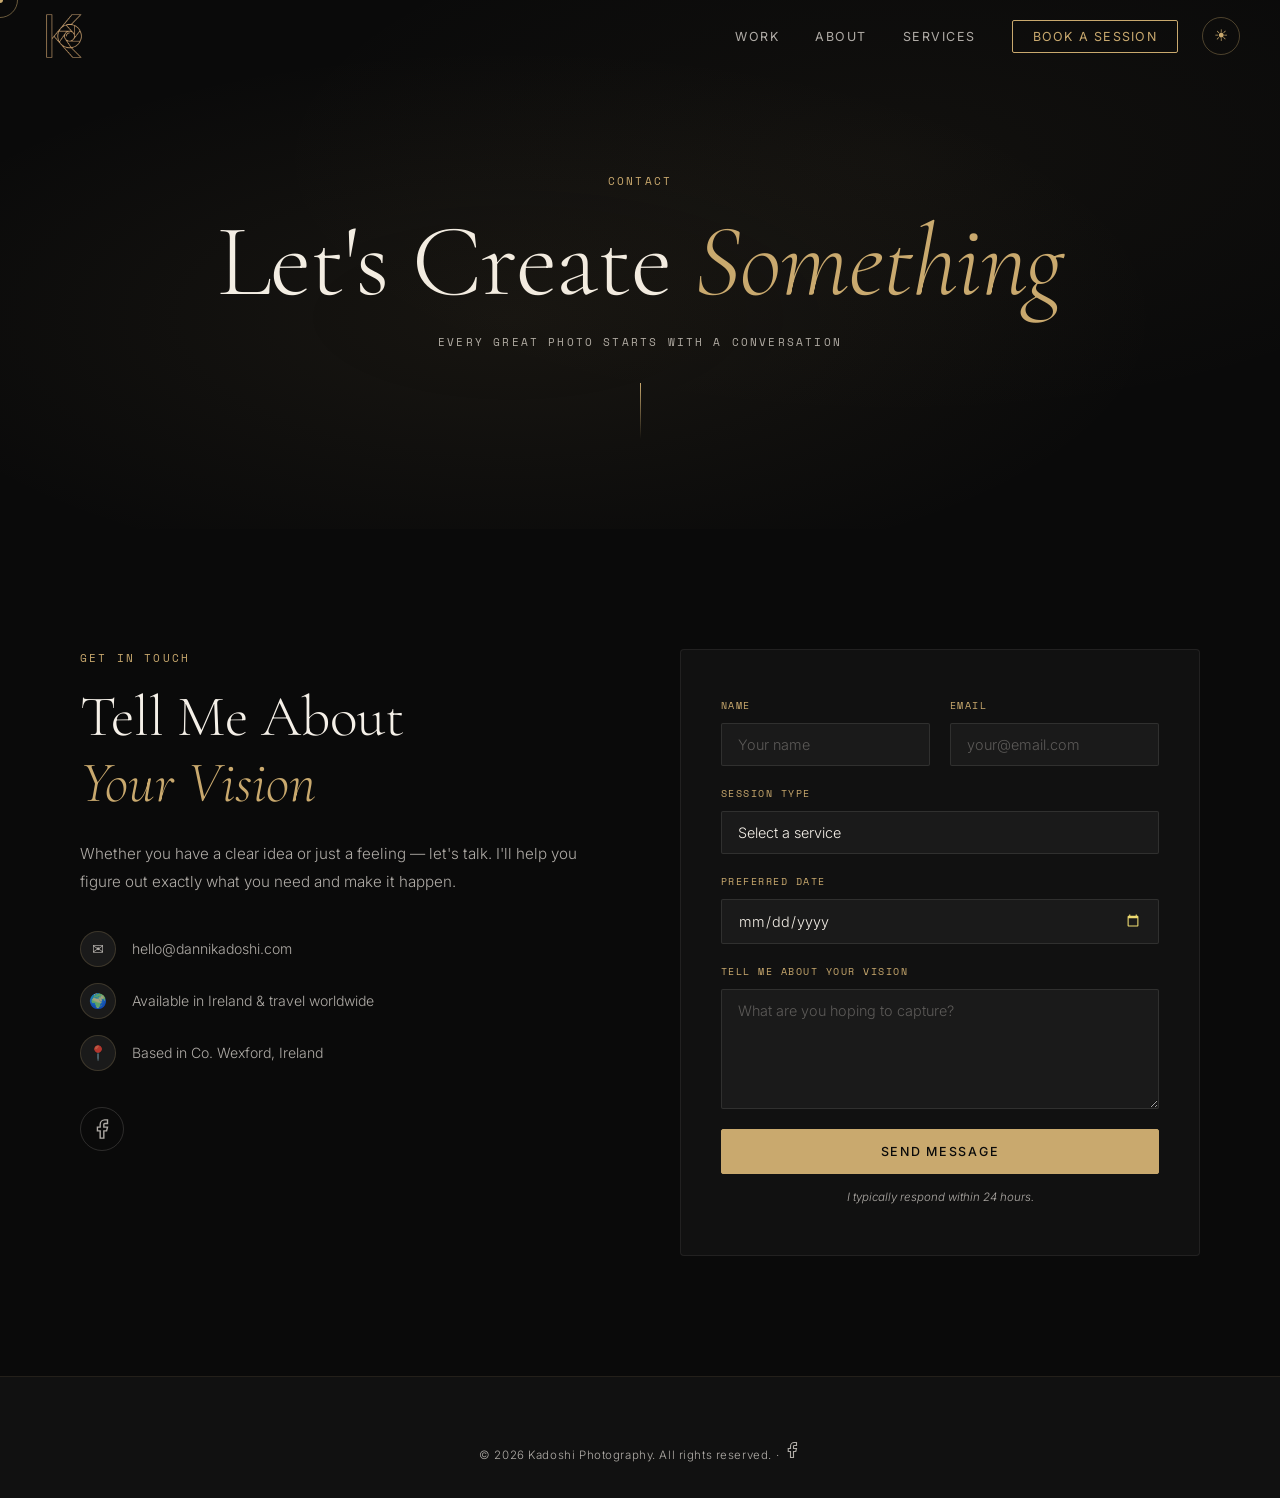
<file: contact.html>
<!DOCTYPE html>
<html lang="en">
<head>
  <meta charset="UTF-8">
  <meta name="viewport" content="width=device-width, initial-scale=1.0">
  <title>Book a Session | Kadoshi Photography — Co. Wexford, Ireland</title>
  <meta name="description" content="Book your photography session with Kadoshi Photography in Co. Wexford, Ireland. Weddings, portraits, sports, family, pets, corporate events and more. Get in touch today.">
  <meta name="author" content="Danni Kadoshi">
  <meta name="robots" content="index, follow">
  <link rel="canonical" href="https://dannikadoshi.com/contact.html">
  <meta name="geo.region" content="IE-WX">
  <meta property="og:type" content="website">
  <meta property="og:site_name" content="Kadoshi Photography">
  <meta property="og:title" content="Book a Session | Kadoshi Photography — Co. Wexford, Ireland">
  <meta property="og:description" content="Book your photography session with Kadoshi Photography. Based in Co. Wexford, available across Ireland.">
  <meta property="og:url" content="https://dannikadoshi.com/contact.html">
  <meta property="og:image" content="https://dannikadoshi.com/images/wedding-church-kiss.png">
  <meta property="og:locale" content="en_IE">
  <link rel="preconnect" href="https://fonts.googleapis.com">
  <link rel="preconnect" href="https://fonts.gstatic.com" crossorigin>
  <link href="https://fonts.googleapis.com/css2?family=Cormorant+Garamond:ital,wght@0,300;0,400;0,600;1,300;1,400&family=Inter:wght@300;400;500&family=Space+Mono:wght@400;700&display=swap" rel="stylesheet">
  <link rel="stylesheet" href="css/style.css">
  <link rel="icon" type="image/png" href="images/logo-k-gold.png">
  <link rel="apple-touch-icon" href="images/logo-k-gold.png">
  <link rel="manifest" href="manifest.json">
  <meta name="theme-color" content="#0a0a0a">
  <meta name="apple-mobile-web-app-capable" content="yes">
  <meta name="apple-mobile-web-app-status-bar-style" content="black-translucent">
  <meta name="apple-mobile-web-app-title" content="Kadoshi">
</head>
<body>

  <div class="cursor-dot" id="cursorDot"></div>
  <div class="cursor-ring" id="cursorRing"></div>

  <nav class="nav" id="nav">
    <a href="index.html" class="nav-logo">
      <img src="images/logo-k-gold.png" alt="Kadoshi Photography" class="nav-logo-img nav-logo-img--gold">
      <img src="images/logo-k-white.png" alt="Kadoshi Photography" class="nav-logo-img nav-logo-img--white">
    </a>
    <div class="nav-right">
      <ul class="nav-links" id="navLinks">
        <li><a href="portfolio.html" class="nav-link">Work</a></li>
        <li><a href="about.html" class="nav-link">About</a></li>
        <li><a href="services.html" class="nav-link">Services</a></li>
        <li><a href="contact.html" class="nav-link nav-link--cta" aria-current="page">Book a Session</a></li>
      </ul>
      <button class="theme-toggle" id="themeToggle" aria-label="Toggle light/dark theme" title="Toggle theme">
        <span class="theme-toggle-icon theme-toggle-icon--dark">☀</span>
        <span class="theme-toggle-icon theme-toggle-icon--light">☽</span>
      </button>
      <button class="nav-toggle" id="navToggle" aria-label="Toggle menu">
        <span></span><span></span><span></span>
      </button>
    </div>
  </nav>

  <!-- Page Hero -->
  <div class="page-hero">
    <p class="section-label reveal-up">Contact</p>
    <h1 class="page-hero-title reveal-up">Let's Create <em>Something</em></h1>
    <p class="page-hero-sub reveal-up">Every great photo starts with a conversation</p>
    <div class="page-hero-line"></div>
  </div>

  <!-- Contact Section -->
  <section class="contact">
    <div class="container contact-grid">
      <div class="contact-info reveal-left">
        <p class="section-label">Get in Touch</p>
        <h2 class="section-title">Tell Me About<br><em>Your Vision</em></h2>
        <p class="contact-text">Whether you have a clear idea or just a feeling — let's talk. I'll help you figure out exactly what you need and make it happen.</p>
        <div class="contact-details">
          <div class="contact-detail">
            <span class="contact-icon">&#9993;</span>
            <span>hello@dannikadoshi.com</span>
          </div>
          <div class="contact-detail">
            <span class="contact-icon">&#127757;</span>
            <span>Available in Ireland &amp; travel worldwide</span>
          </div>
          <div class="contact-detail">
            <span class="contact-icon">&#128205;</span>
            <span>Based in Co. Wexford, Ireland</span>
          </div>
        </div>
        <div class="social-links">
          <a href="https://www.facebook.com/kadoshiphotography/" class="social-link" aria-label="Facebook" target="_blank" rel="noopener noreferrer">
            <svg viewBox="0 0 24 24" fill="none" stroke="currentColor" stroke-width="1.5" width="22" height="22"><path d="M18 2h-3a5 5 0 0 0-5 5v3H7v4h3v8h4v-8h3l1-4h-4V7a1 1 0 0 1 1-1h3z"/></svg>
          </a>
        </div>
      </div>

      <form class="contact-form reveal-right" id="contactForm" action="https://formspree.io/f/xbdqyorw" method="POST">
        <div class="form-row">
          <div class="form-group">
            <label for="name">Name</label>
            <input type="text" id="name" name="name" placeholder="Your name" required>
          </div>
          <div class="form-group">
            <label for="email">Email</label>
            <input type="email" id="email" name="email" placeholder="your@email.com" required>
          </div>
        </div>
        <div class="form-group">
          <label for="session">Session Type</label>
          <select id="session" name="session">
            <option value="">Select a service</option>
            <option value="wedding">Wedding</option>
            <option value="couples-portrait">Couples Portrait</option>
            <option value="family-portrait">Family Portrait</option>
            <option value="portrait">Individual Portrait</option>
            <option value="sports">Sports</option>
            <option value="landscape">Landscape</option>
            <option value="pets">Pet Session</option>
            <option value="corporate-events">Corporate Events</option>
            <option value="street">Street / Events</option>
            <option value="other">Other / Not Sure</option>
          </select>
        </div>
        <div class="form-group">
          <label for="date">Preferred Date</label>
          <input type="date" id="date" name="date">
        </div>
        <div class="form-group">
          <label for="message">Tell me about your vision</label>
          <textarea id="message" name="message" rows="5" placeholder="What are you hoping to capture?" required></textarea>
        </div>
        <button type="submit" class="btn btn--gold btn--full">Send Message</button>
        <p class="form-note">I typically respond within 24 hours.</p>
      </form>
    </div>
  </section>

  <footer class="footer">
    <div class="footer-bottom">
      <p class="footer-copy">© 2026 Kadoshi Photography. All rights reserved. · <a href="https://www.facebook.com/kadoshiphotography/" aria-label="Facebook" target="_blank" rel="noopener noreferrer" class="footer-social-link"><svg viewBox="0 0 24 24" fill="none" stroke="currentColor" stroke-width="1.5" width="18" height="18"><path d="M18 2h-3a5 5 0 0 0-5 5v3H7v4h3v8h4v-8h3l1-4h-4V7a1 1 0 0 1 1-1h3z"/></svg></a></p>
    </div>
  </footer>

  <button class="scroll-top" id="scrollTop" aria-label="Scroll to top">&#8593;</button>
  <script src="js/main.js"></script>
</body>
</html>
</file>
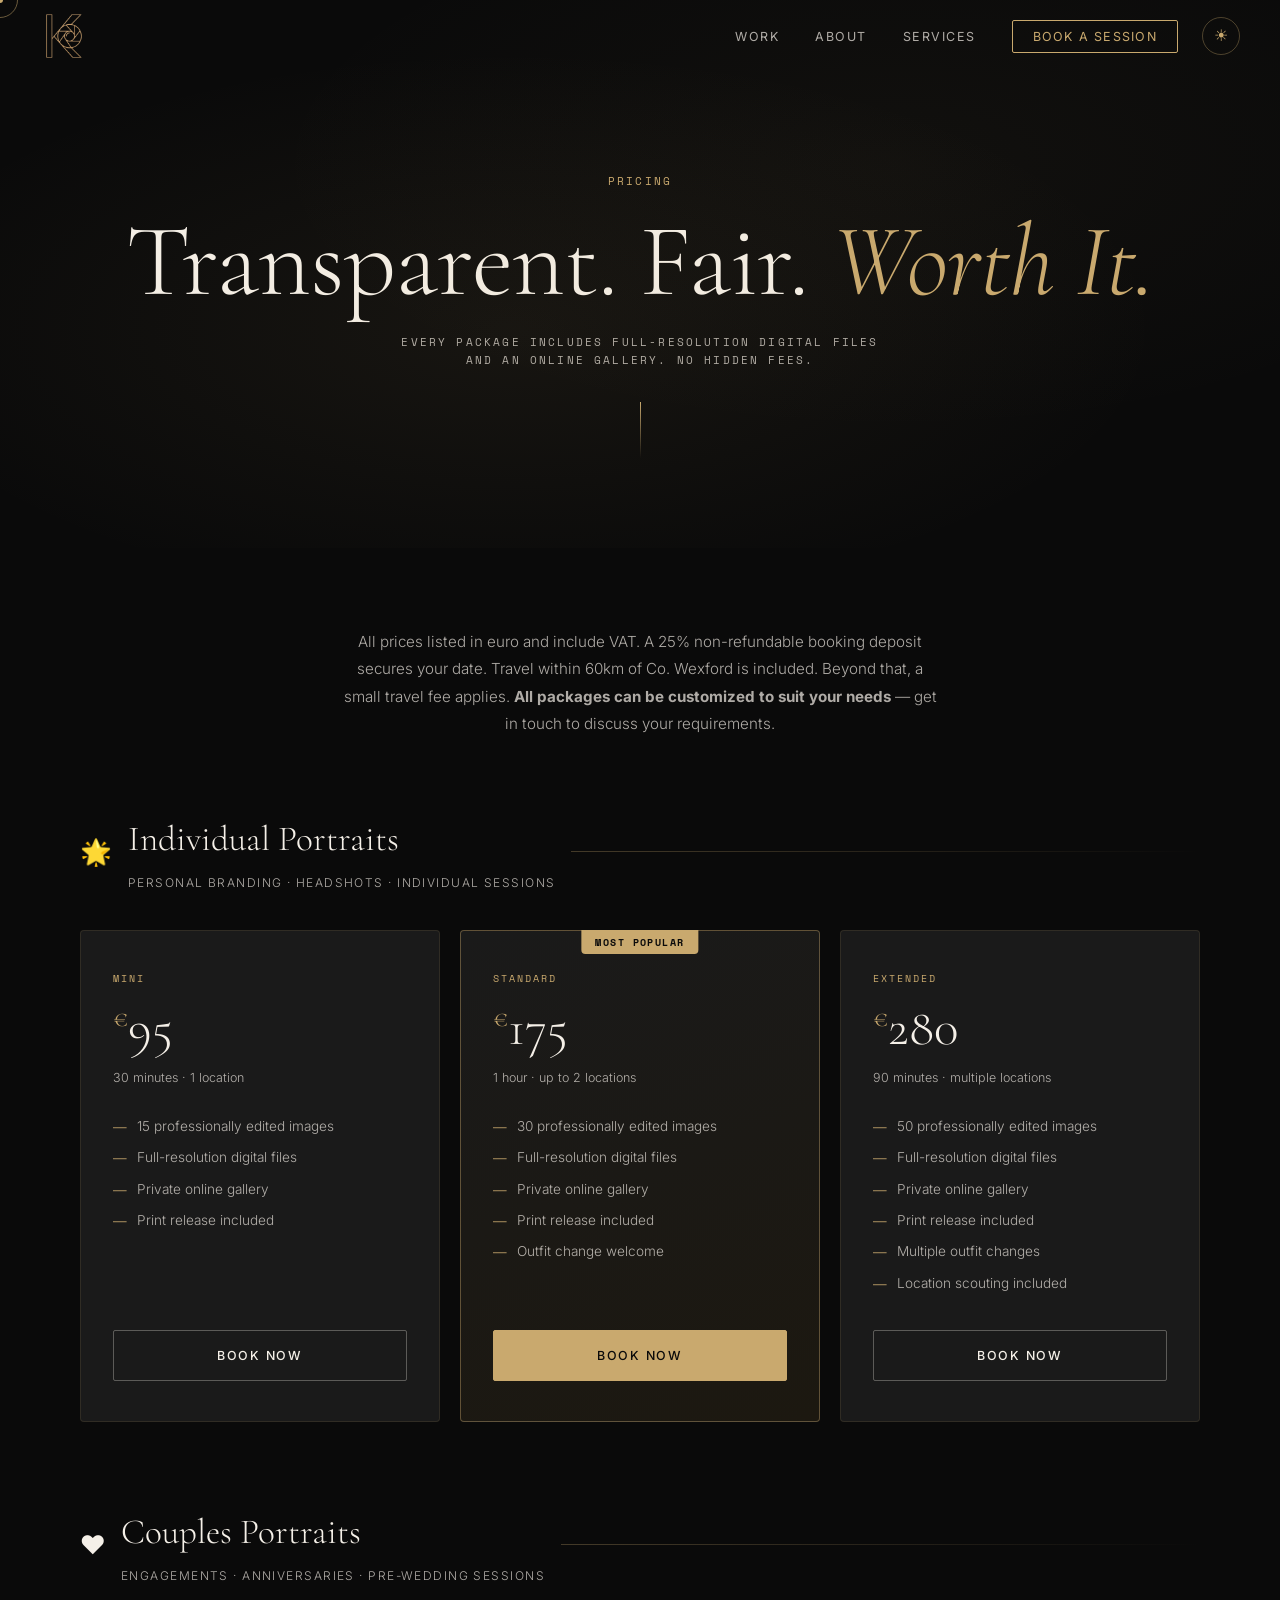
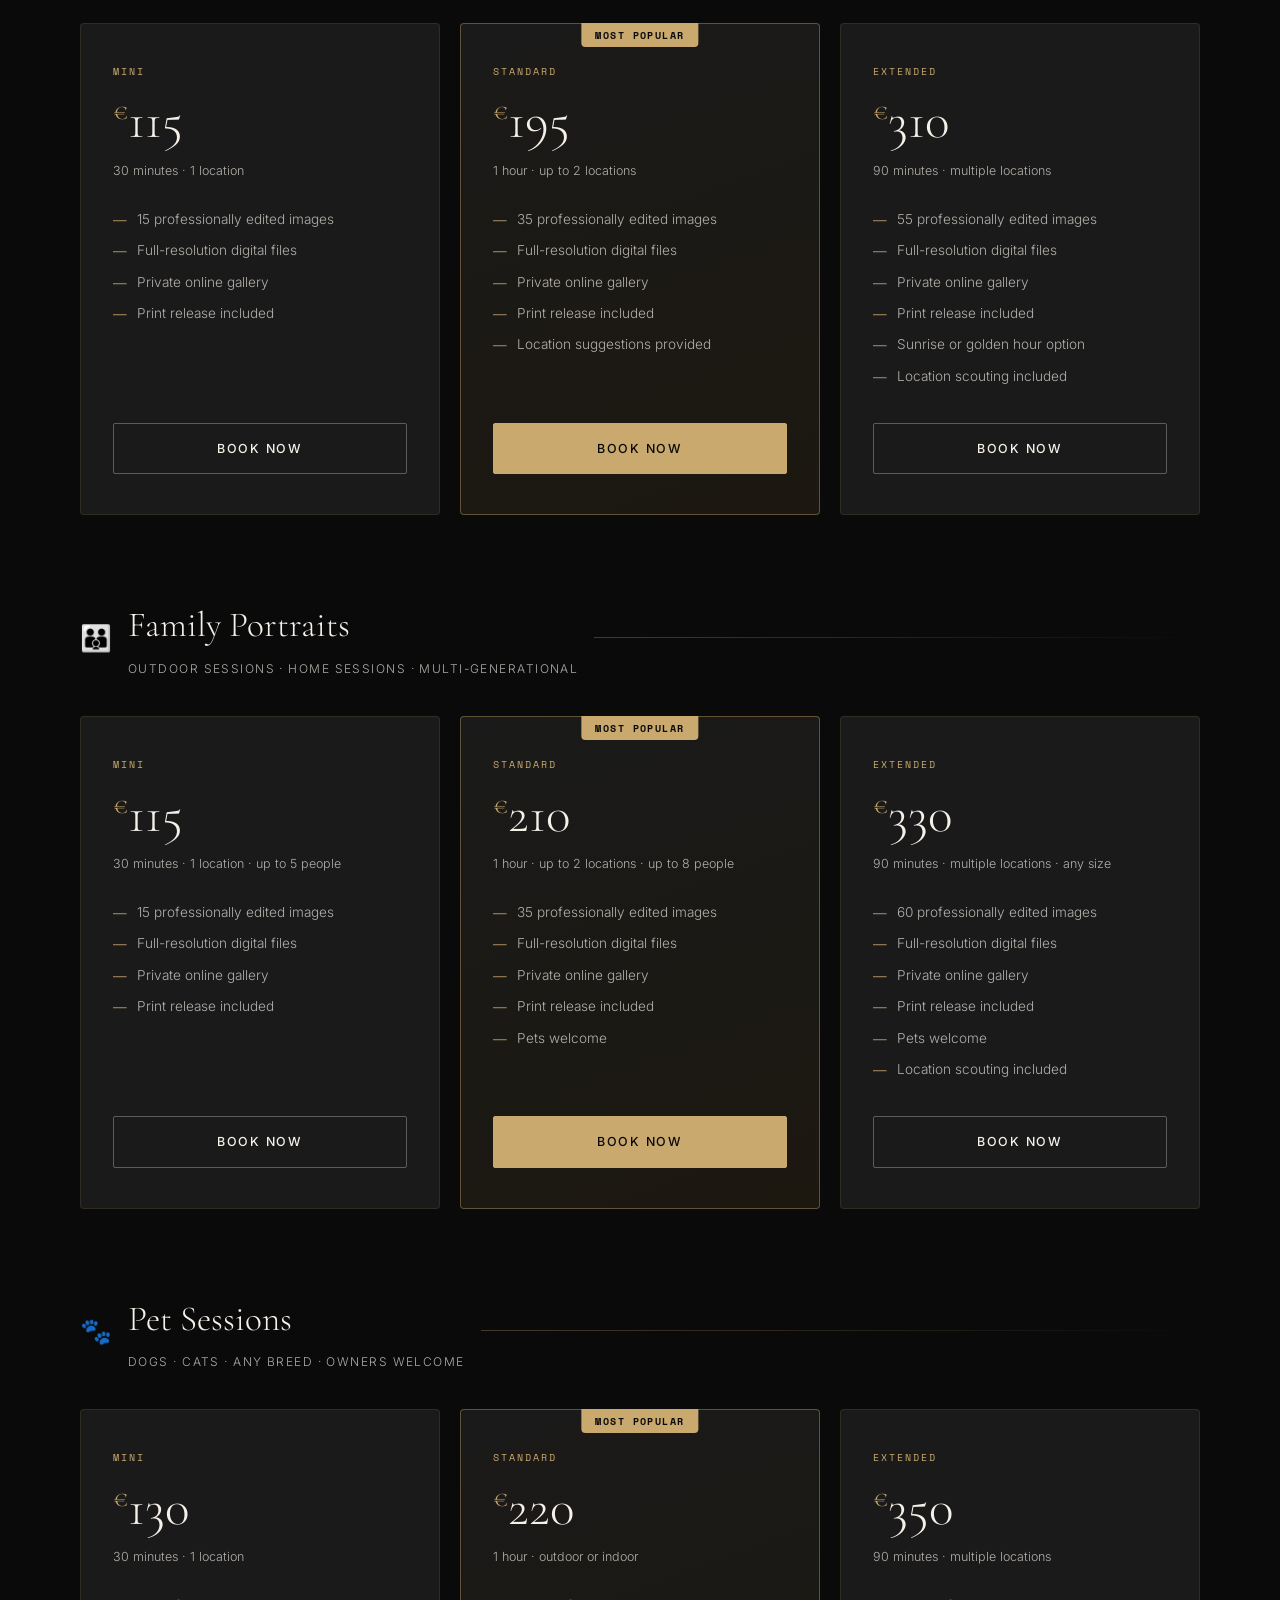
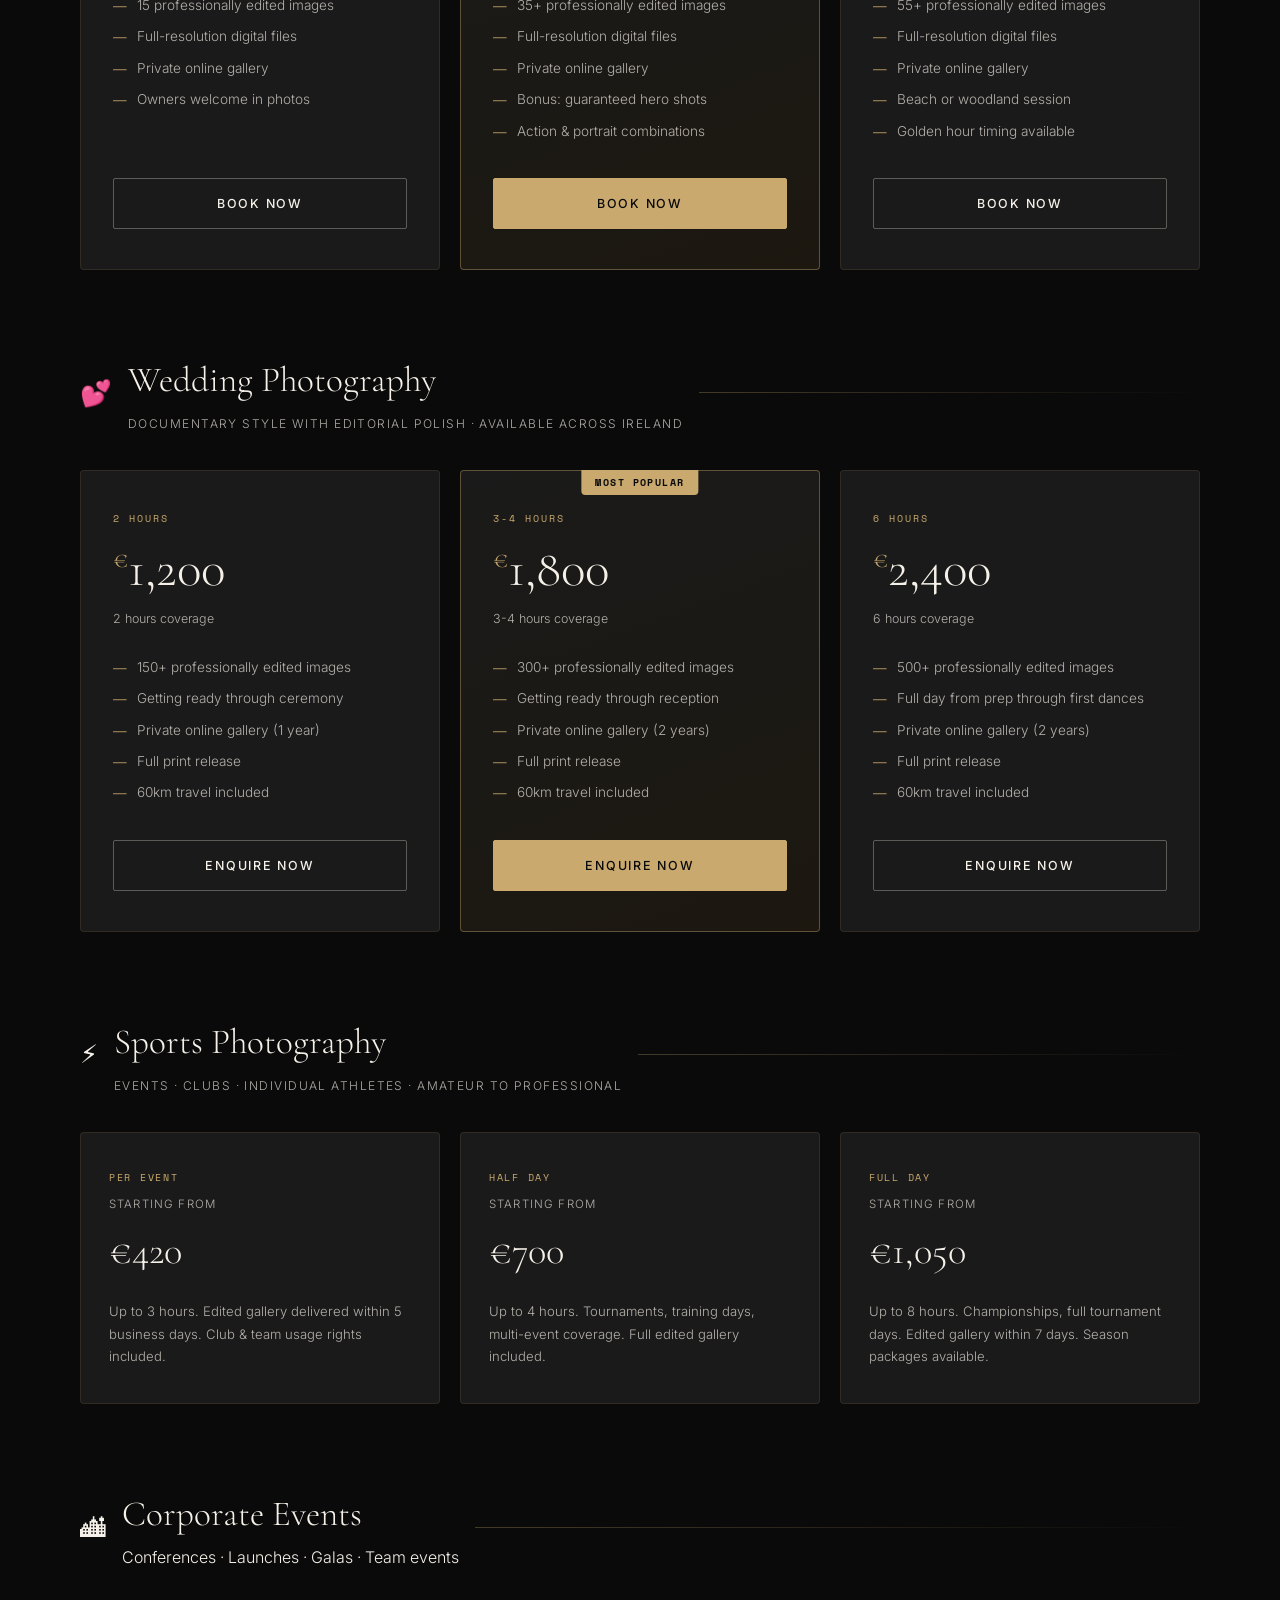
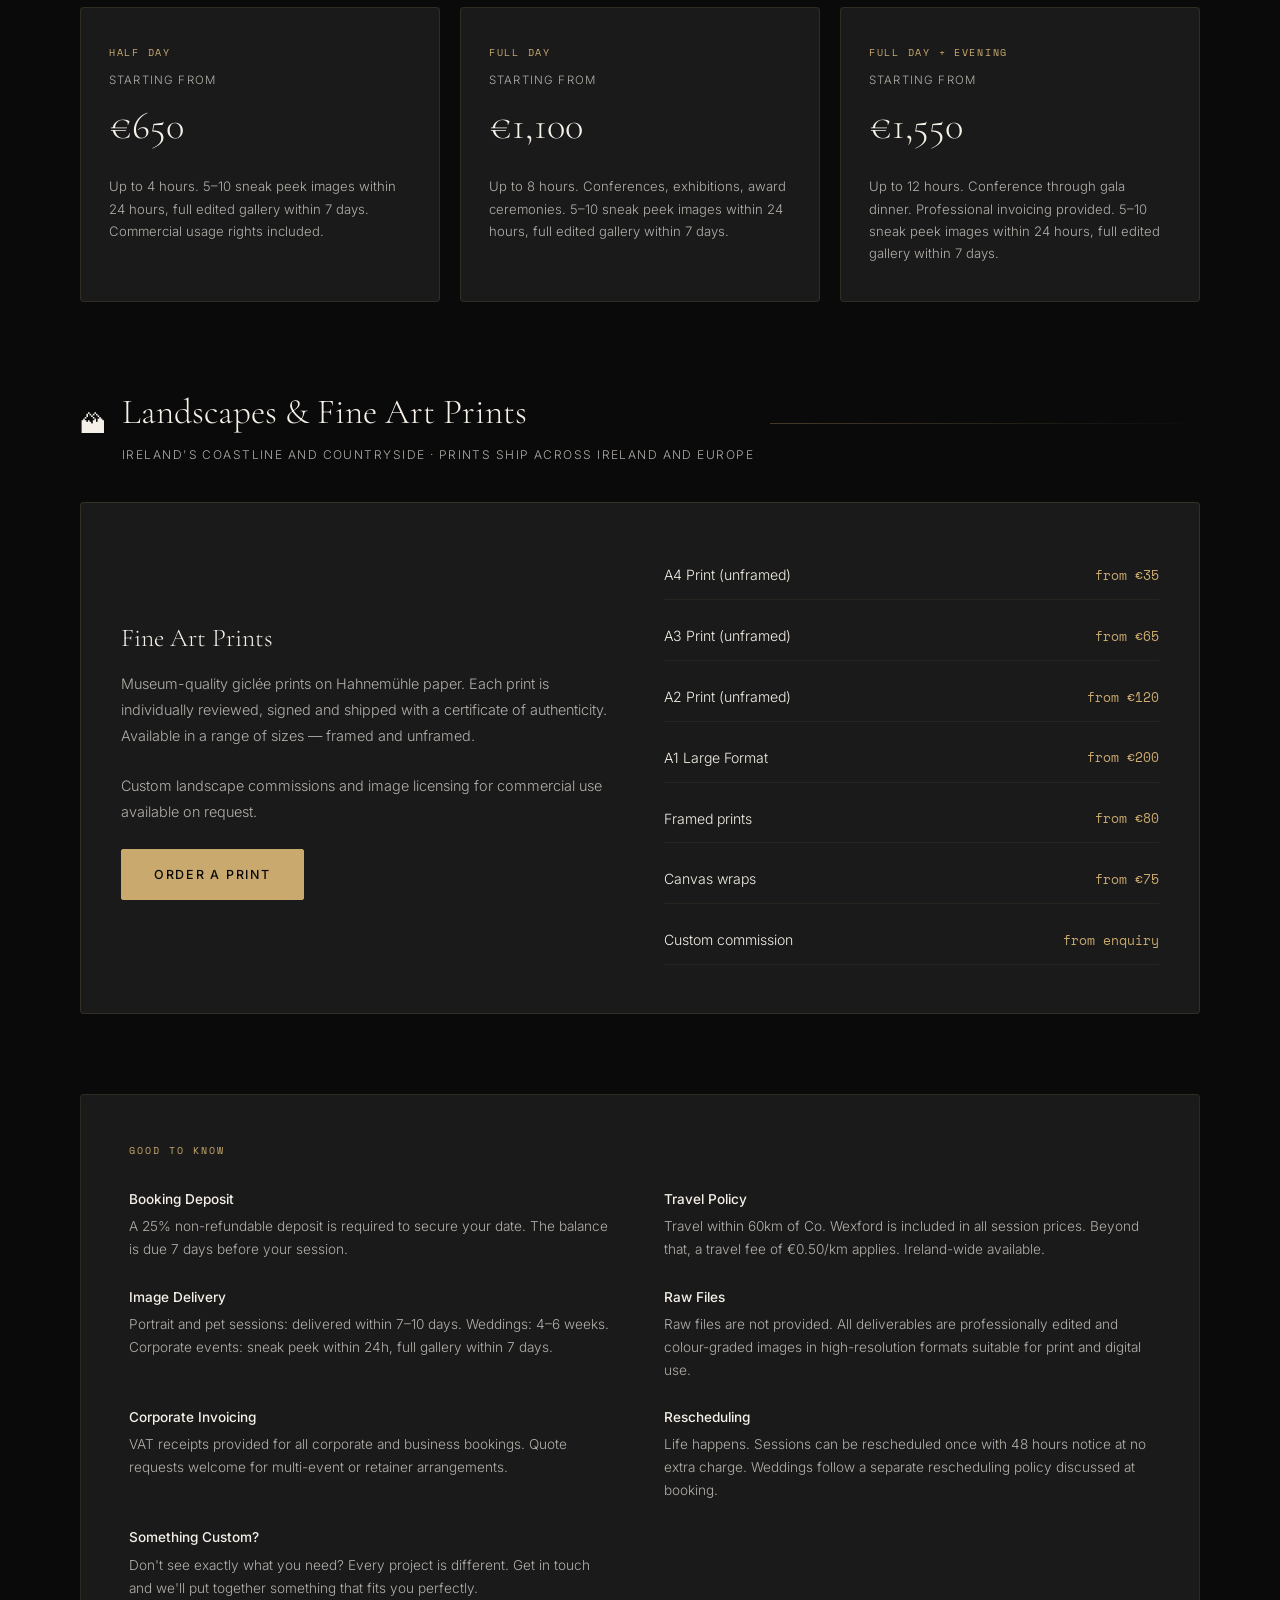
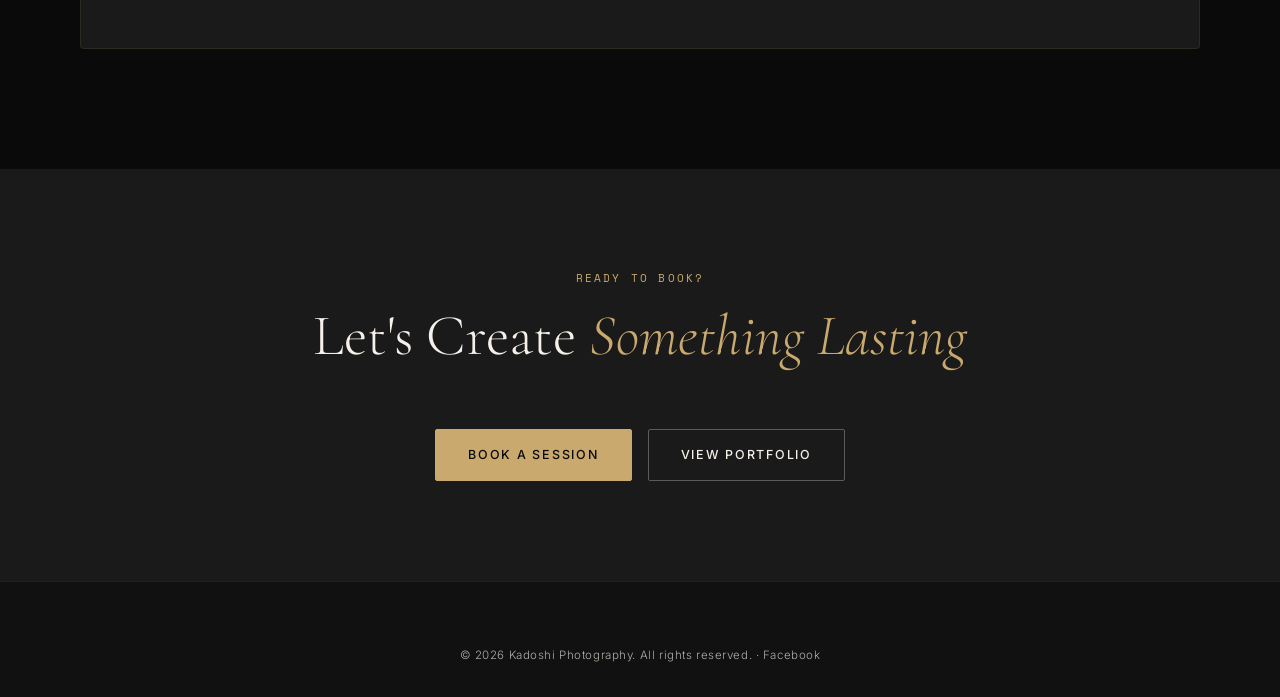
<file: pricing.html>
<!DOCTYPE html>
<html lang="en">
<head>
  <meta charset="UTF-8">
  <meta name="viewport" content="width=device-width, initial-scale=1.0">
  <title>Pricing | Kadoshi Photography — Co. Wexford, Ireland</title>
  <meta name="description" content="Transparent photography pricing from Kadoshi Photography in Co. Wexford, Ireland. Portraits from €95, weddings from €1,600, corporate events from €420. No hidden fees.">
  <meta name="keywords" content="photography prices Ireland, wedding photographer price Wexford, portrait session cost Ireland, couples photography price, family portrait cost Ireland, pet photography price Wexford">
  <meta name="author" content="Danni Kadoshi">
  <meta name="robots" content="index, follow">
  <link rel="canonical" href="https://dannikadoshi.com/pricing.html">
  <meta name="geo.region" content="IE-WX">
  <meta property="og:type" content="website">
  <meta property="og:site_name" content="Kadoshi Photography">
  <meta property="og:title" content="Pricing | Kadoshi Photography — Wexford, Ireland">
  <meta property="og:description" content="Transparent photography pricing — portraits from €95, weddings from €1,600. No hidden fees, no surprises.">
  <meta property="og:url" content="https://dannikadoshi.com/pricing.html">
  <meta property="og:image" content="https://dannikadoshi.com/images/portrait-blossom-girl.png">
  <meta property="og:locale" content="en_IE">
  <link rel="preconnect" href="https://fonts.googleapis.com">
  <link rel="preconnect" href="https://fonts.gstatic.com" crossorigin>
  <link href="https://fonts.googleapis.com/css2?family=Cormorant+Garamond:ital,wght@0,300;0,400;0,600;1,300;1,400&family=Inter:wght@300;400;500&family=Space+Mono:wght@400;700&display=swap" rel="stylesheet">
  <link rel="stylesheet" href="css/style.css">
  <link rel="icon" type="image/png" href="images/logo-k-gold.png">
  <link rel="apple-touch-icon" href="images/logo-k-gold.png">
  <link rel="manifest" href="manifest.json">
  <meta name="theme-color" content="#0a0a0a">
  <meta name="apple-mobile-web-app-capable" content="yes">
  <meta name="apple-mobile-web-app-status-bar-style" content="black-translucent">
  <meta name="apple-mobile-web-app-title" content="Kadoshi">
</head>
<body>

  <div class="cursor-dot" id="cursorDot"></div>
  <div class="cursor-ring" id="cursorRing"></div>

  <nav class="nav" id="nav">
    <a href="index.html" class="nav-logo">
      <img src="images/logo-k-gold.png" alt="Kadoshi Photography" class="nav-logo-img nav-logo-img--gold">
      <img src="images/logo-k-white.png" alt="Kadoshi Photography" class="nav-logo-img nav-logo-img--white">
    </a>
    <div class="nav-right">
      <ul class="nav-links" id="navLinks">
        <li><a href="portfolio.html" class="nav-link">Work</a></li>
        <li><a href="about.html" class="nav-link">About</a></li>
        <li><a href="services.html" class="nav-link">Services</a></li>
        <li><a href="contact.html" class="nav-link nav-link--cta">Book a Session</a></li>
      </ul>
      <button class="theme-toggle" id="themeToggle" aria-label="Toggle light/dark theme" title="Toggle theme">
        <span class="theme-toggle-icon theme-toggle-icon--dark">☀</span>
        <span class="theme-toggle-icon theme-toggle-icon--light">☽</span>
      </button>
      <button class="nav-toggle" id="navToggle" aria-label="Toggle menu">
        <span></span><span></span><span></span>
      </button>
    </div>
  </nav>

  <!-- Page Hero -->
  <div class="page-hero">
    <p class="section-label reveal-up">Pricing</p>
    <h1 class="page-hero-title reveal-up">Transparent. Fair. <em>Worth It.</em></h1>
    <p class="page-hero-sub reveal-up">Every package includes full-resolution digital files and an online gallery. No hidden fees.</p>
    <div class="page-hero-line"></div>
  </div>

  <section class="services pricing-content">
    <div class="container">

      <p class="pricing-intro reveal-up">
        All prices listed in euro and include VAT. A 25% non-refundable booking deposit secures your date.
        Travel within 60km of Co. Wexford is included. Beyond that, a small travel fee applies.
        <strong>All packages can be customized to suit your needs</strong> — get in touch to discuss your requirements.
      </p>

      <!-- Individual Portraits -->
      <div class="pricing-category reveal-up">
        <div class="pricing-category-header">
          <span class="pricing-category-icon">&#127775;</span>
          <div>
            <h2 class="pricing-category-title">Individual Portraits</h2>
            <p class="pricing-category-sub">Personal branding · Headshots · Individual sessions</p>
          </div>
          <div class="pricing-divider"></div>
        </div>
        <div class="pricing-grid">
          <div class="pricing-card">
            <p class="pricing-card-name">Mini</p>
            <p class="pricing-card-price"><sup>€</sup>95</p>
            <p class="pricing-card-duration">30 minutes · 1 location</p>
            <ul class="pricing-card-list">
              <li>15 professionally edited images</li>
              <li>Full-resolution digital files</li>
              <li>Private online gallery</li>
              <li>Print release included</li>
            </ul>
            <a href="contact.html" class="btn btn--ghost btn--full">Book Now</a>
          </div>
          <div class="pricing-card pricing-card--featured">
            <div class="pricing-badge">Most Popular</div>
            <p class="pricing-card-name">Standard</p>
            <p class="pricing-card-price"><sup>€</sup>175</p>
            <p class="pricing-card-duration">1 hour · up to 2 locations</p>
            <ul class="pricing-card-list">
              <li>30 professionally edited images</li>
              <li>Full-resolution digital files</li>
              <li>Private online gallery</li>
              <li>Print release included</li>
              <li>Outfit change welcome</li>
            </ul>
            <a href="contact.html" class="btn btn--gold btn--full">Book Now</a>
          </div>
          <div class="pricing-card">
            <p class="pricing-card-name">Extended</p>
            <p class="pricing-card-price"><sup>€</sup>280</p>
            <p class="pricing-card-duration">90 minutes · multiple locations</p>
            <ul class="pricing-card-list">
              <li>50 professionally edited images</li>
              <li>Full-resolution digital files</li>
              <li>Private online gallery</li>
              <li>Print release included</li>
              <li>Multiple outfit changes</li>
              <li>Location scouting included</li>
            </ul>
            <a href="contact.html" class="btn btn--ghost btn--full">Book Now</a>
          </div>
        </div>
      </div>

      <!-- Couples Portraits -->
      <div class="pricing-category reveal-up">
        <div class="pricing-category-header">
          <span class="pricing-category-icon">&#10084;</span>
          <div>
            <h2 class="pricing-category-title">Couples Portraits</h2>
            <p class="pricing-category-sub">Engagements · Anniversaries · Pre-wedding sessions</p>
          </div>
          <div class="pricing-divider"></div>
        </div>
        <div class="pricing-grid">
          <div class="pricing-card">
            <p class="pricing-card-name">Mini</p>
            <p class="pricing-card-price"><sup>€</sup>115</p>
            <p class="pricing-card-duration">30 minutes · 1 location</p>
            <ul class="pricing-card-list">
              <li>15 professionally edited images</li>
              <li>Full-resolution digital files</li>
              <li>Private online gallery</li>
              <li>Print release included</li>
            </ul>
            <a href="contact.html" class="btn btn--ghost btn--full">Book Now</a>
          </div>
          <div class="pricing-card pricing-card--featured">
            <div class="pricing-badge">Most Popular</div>
            <p class="pricing-card-name">Standard</p>
            <p class="pricing-card-price"><sup>€</sup>195</p>
            <p class="pricing-card-duration">1 hour · up to 2 locations</p>
            <ul class="pricing-card-list">
              <li>35 professionally edited images</li>
              <li>Full-resolution digital files</li>
              <li>Private online gallery</li>
              <li>Print release included</li>
              <li>Location suggestions provided</li>
            </ul>
            <a href="contact.html" class="btn btn--gold btn--full">Book Now</a>
          </div>
          <div class="pricing-card">
            <p class="pricing-card-name">Extended</p>
            <p class="pricing-card-price"><sup>€</sup>310</p>
            <p class="pricing-card-duration">90 minutes · multiple locations</p>
            <ul class="pricing-card-list">
              <li>55 professionally edited images</li>
              <li>Full-resolution digital files</li>
              <li>Private online gallery</li>
              <li>Print release included</li>
              <li>Sunrise or golden hour option</li>
              <li>Location scouting included</li>
            </ul>
            <a href="contact.html" class="btn btn--ghost btn--full">Book Now</a>
          </div>
        </div>
      </div>

      <!-- Family Portraits -->
      <div class="pricing-category reveal-up">
        <div class="pricing-category-header">
          <span class="pricing-category-icon">&#128106;</span>
          <div>
            <h2 class="pricing-category-title">Family Portraits</h2>
            <p class="pricing-category-sub">Outdoor sessions · Home sessions · Multi-generational</p>
          </div>
          <div class="pricing-divider"></div>
        </div>
        <div class="pricing-grid">
          <div class="pricing-card">
            <p class="pricing-card-name">Mini</p>
            <p class="pricing-card-price"><sup>€</sup>115</p>
            <p class="pricing-card-duration">30 minutes · 1 location · up to 5 people</p>
            <ul class="pricing-card-list">
              <li>15 professionally edited images</li>
              <li>Full-resolution digital files</li>
              <li>Private online gallery</li>
              <li>Print release included</li>
            </ul>
            <a href="contact.html" class="btn btn--ghost btn--full">Book Now</a>
          </div>
          <div class="pricing-card pricing-card--featured">
            <div class="pricing-badge">Most Popular</div>
            <p class="pricing-card-name">Standard</p>
            <p class="pricing-card-price"><sup>€</sup>210</p>
            <p class="pricing-card-duration">1 hour · up to 2 locations · up to 8 people</p>
            <ul class="pricing-card-list">
              <li>35 professionally edited images</li>
              <li>Full-resolution digital files</li>
              <li>Private online gallery</li>
              <li>Print release included</li>
              <li>Pets welcome</li>
            </ul>
            <a href="contact.html" class="btn btn--gold btn--full">Book Now</a>
          </div>
          <div class="pricing-card">
            <p class="pricing-card-name">Extended</p>
            <p class="pricing-card-price"><sup>€</sup>330</p>
            <p class="pricing-card-duration">90 minutes · multiple locations · any size</p>
            <ul class="pricing-card-list">
              <li>60 professionally edited images</li>
              <li>Full-resolution digital files</li>
              <li>Private online gallery</li>
              <li>Print release included</li>
              <li>Pets welcome</li>
              <li>Location scouting included</li>
            </ul>
            <a href="contact.html" class="btn btn--ghost btn--full">Book Now</a>
          </div>
        </div>
      </div>

      <!-- Pet Sessions -->
      <div class="pricing-category reveal-up">
        <div class="pricing-category-header">
          <span class="pricing-category-icon">&#128062;</span>
          <div>
            <h2 class="pricing-category-title">Pet Sessions</h2>
            <p class="pricing-category-sub">Dogs · Cats · Any breed · Owners welcome</p>
          </div>
          <div class="pricing-divider"></div>
        </div>
        <div class="pricing-grid">
          <div class="pricing-card">
            <p class="pricing-card-name">Mini</p>
            <p class="pricing-card-price"><sup>€</sup>130</p>
            <p class="pricing-card-duration">30 minutes · 1 location</p>
            <ul class="pricing-card-list">
              <li>15 professionally edited images</li>
              <li>Full-resolution digital files</li>
              <li>Private online gallery</li>
              <li>Owners welcome in photos</li>
            </ul>
            <a href="contact.html" class="btn btn--ghost btn--full">Book Now</a>
          </div>
          <div class="pricing-card pricing-card--featured">
            <div class="pricing-badge">Most Popular</div>
            <p class="pricing-card-name">Standard</p>
            <p class="pricing-card-price"><sup>€</sup>220</p>
            <p class="pricing-card-duration">1 hour · outdoor or indoor</p>
            <ul class="pricing-card-list">
              <li>35+ professionally edited images</li>
              <li>Full-resolution digital files</li>
              <li>Private online gallery</li>
              <li>Bonus: guaranteed hero shots</li>
              <li>Action &amp; portrait combinations</li>
            </ul>
            <a href="contact.html" class="btn btn--gold btn--full">Book Now</a>
          </div>
          <div class="pricing-card">
            <p class="pricing-card-name">Extended</p>
            <p class="pricing-card-price"><sup>€</sup>350</p>
            <p class="pricing-card-duration">90 minutes · multiple locations</p>
            <ul class="pricing-card-list">
              <li>55+ professionally edited images</li>
              <li>Full-resolution digital files</li>
              <li>Private online gallery</li>
              <li>Beach or woodland session</li>
              <li>Golden hour timing available</li>
            </ul>
            <a href="contact.html" class="btn btn--ghost btn--full">Book Now</a>
          </div>
        </div>
      </div>

      <!-- Weddings -->
      <div class="pricing-category reveal-up">
        <div class="pricing-category-header">
          <span class="pricing-category-icon">&#128149;</span>
          <div>
            <h2 class="pricing-category-title">Wedding Photography</h2>
            <p class="pricing-category-sub">Documentary style with editorial polish · Available across Ireland</p>
          </div>
          <div class="pricing-divider"></div>
        </div>
        <div class="pricing-grid">
          <div class="pricing-card">
            <p class="pricing-card-name">2 Hours</p>
            <p class="pricing-card-price"><sup>€</sup>1,200</p>
            <p class="pricing-card-duration">2 hours coverage</p>
            <ul class="pricing-card-list">
              <li>150+ professionally edited images</li>
              <li>Getting ready through ceremony</li>
              <li>Private online gallery (1 year)</li>
              <li>Full print release</li>
              <li>60km travel included</li>
            </ul>
            <a href="contact.html" class="btn btn--ghost btn--full">Enquire Now</a>
          </div>
          <div class="pricing-card pricing-card--featured">
            <div class="pricing-badge">Most Popular</div>
            <p class="pricing-card-name">3-4 Hours</p>
            <p class="pricing-card-price"><sup>€</sup>1,800</p>
            <p class="pricing-card-duration">3-4 hours coverage</p>
            <ul class="pricing-card-list">
              <li>300+ professionally edited images</li>
              <li>Getting ready through reception</li>
              <li>Private online gallery (2 years)</li>
              <li>Full print release</li>
              <li>60km travel included</li>
            </ul>
            <a href="contact.html" class="btn btn--gold btn--full">Enquire Now</a>
          </div>
          <div class="pricing-card">
            <p class="pricing-card-name">6 Hours</p>
            <p class="pricing-card-price"><sup>€</sup>2,400</p>
            <p class="pricing-card-duration">6 hours coverage</p>
            <ul class="pricing-card-list">
              <li>500+ professionally edited images</li>
              <li>Full day from prep through first dances</li>
              <li>Private online gallery (2 years)</li>
              <li>Full print release</li>
              <li>60km travel included</li>
            </ul>
            <a href="contact.html" class="btn btn--ghost btn--full">Enquire Now</a>
          </div>
        </div>
      </div>

      <!-- Sports, Corporate, Landscape -->
      <div class="pricing-category reveal-up">
        <div class="pricing-category-header">
          <span class="pricing-category-icon">&#9889;</span>
          <div>
            <h2 class="pricing-category-title">Sports Photography</h2>
            <p class="pricing-category-sub">Events · Clubs · Individual athletes · Amateur to professional</p>
          </div>
          <div class="pricing-divider"></div>
        </div>
        <div class="pricing-rate-grid">
          <div class="pricing-rate-card">
            <p class="pricing-rate-label">Per Event</p>
            <p class="pricing-rate-from">Starting from</p>
            <p class="pricing-rate-price">€420</p>
            <p class="pricing-rate-includes">Up to 3 hours. Edited gallery delivered within 5 business days. Club &amp; team usage rights included.</p>
          </div>
          <div class="pricing-rate-card">
            <p class="pricing-rate-label">Half Day</p>
            <p class="pricing-rate-from">Starting from</p>
            <p class="pricing-rate-price">€700</p>
            <p class="pricing-rate-includes">Up to 4 hours. Tournaments, training days, multi-event coverage. Full edited gallery included.</p>
          </div>
          <div class="pricing-rate-card">
            <p class="pricing-rate-label">Full Day</p>
            <p class="pricing-rate-from">Starting from</p>
            <p class="pricing-rate-price">€1,050</p>
            <p class="pricing-rate-includes">Up to 8 hours. Championships, full tournament days. Edited gallery within 7 days. Season packages available.</p>
          </div>
        </div>
      </div>

      <div class="pricing-category reveal-up">
        <div class="pricing-category-header">
          <span class="pricing-category-icon">&#127961;</span>
          <div>
            <h2 class="pricing-category-title">Corporate Events</h2>
            <p class=\"pricing-category-sub\">Conferences · Launches · Galas · Team events</p>
          </div>
          <div class="pricing-divider"></div>
        </div>
        <div class="pricing-rate-grid">
          <div class="pricing-rate-card">
            <p class="pricing-rate-label">Half Day</p>
            <p class="pricing-rate-from">Starting from</p>
            <p class="pricing-rate-price">€650</p>
            <p class="pricing-rate-includes">Up to 4 hours. 5–10 sneak peek images within 24 hours, full edited gallery within 7 days. Commercial usage rights included.</p>
          </div>
          <div class="pricing-rate-card">
            <p class="pricing-rate-label">Full Day</p>
            <p class="pricing-rate-from">Starting from</p>
            <p class="pricing-rate-price">€1,100</p>
            <p class="pricing-rate-includes">Up to 8 hours. Conferences, exhibitions, award ceremonies. 5–10 sneak peek images within 24 hours, full edited gallery within 7 days.</p>
          </div>
          <div class="pricing-rate-card">
            <p class="pricing-rate-label">Full Day + Evening</p>
            <p class="pricing-rate-from">Starting from</p>
            <p class="pricing-rate-price">€1,550</p>
            <p class="pricing-rate-includes">Up to 12 hours. Conference through gala dinner. Professional invoicing provided. 5–10 sneak peek images within 24 hours, full edited gallery within 7 days.</p>
          </div>
        </div>
      </div>

      <div class="pricing-category reveal-up">
        <div class="pricing-category-header">
          <span class="pricing-category-icon">&#127956;</span>
          <div>
            <h2 class="pricing-category-title">Landscapes &amp; Fine Art Prints</h2>
            <p class="pricing-category-sub">Ireland's coastline and countryside · Prints ship across Ireland and Europe</p>
          </div>
          <div class="pricing-divider"></div>
        </div>
        <div class="pricing-landscape-card">
          <div class="pricing-landscape-text">
            <h4>Fine Art Prints</h4>
            <p>Museum-quality giclée prints on Hahnemühle paper. Each print is individually reviewed, signed and shipped with a certificate of authenticity. Available in a range of sizes — framed and unframed.</p>
            <p>Custom landscape commissions and image licensing for commercial use available on request.</p>
            <a href="contact.html" class="btn btn--gold">Order a Print</a>
          </div>
          <div class="pricing-landscape-items">
            <div class="pricing-landscape-item">
              <span>A4 Print (unframed)</span>
              <span>from €35</span>
            </div>
            <div class="pricing-landscape-item">
              <span>A3 Print (unframed)</span>
              <span>from €65</span>
            </div>
            <div class="pricing-landscape-item">
              <span>A2 Print (unframed)</span>
              <span>from €120</span>
            </div>
            <div class="pricing-landscape-item">
              <span>A1 Large Format</span>
              <span>from €200</span>
            </div>
            <div class="pricing-landscape-item">
              <span>Framed prints</span>
              <span>from €80</span>
            </div>
            <div class="pricing-landscape-item">
              <span>Canvas wraps</span>
              <span>from €75</span>
            </div>
            <div class="pricing-landscape-item">
              <span>Custom commission</span>
              <span>from enquiry</span>
            </div>
          </div>
        </div>
      </div>

      <!-- Notes -->
      <div class="pricing-notes reveal-up">
        <p class="pricing-notes-title">Good to Know</p>
        <div class="pricing-notes-grid">
          <div class="pricing-note-item">
            <strong>Booking Deposit</strong>
            A 25% non-refundable deposit is required to secure your date. The balance is due 7 days before your session.
          </div>
          <div class="pricing-note-item">
            <strong>Travel Policy</strong>
            Travel within 60km of Co. Wexford is included in all session prices. Beyond that, a travel fee of €0.50/km applies. Ireland-wide available.
          </div>
          <div class="pricing-note-item">
            <strong>Image Delivery</strong>
            Portrait and pet sessions: delivered within 7–10 days. Weddings: 4–6 weeks. Corporate events: sneak peek within 24h, full gallery within 7 days.
          </div>
          <div class="pricing-note-item">
            <strong>Raw Files</strong>
            Raw files are not provided. All deliverables are professionally edited and colour-graded images in high-resolution formats suitable for print and digital use.
          </div>
          <div class="pricing-note-item">
            <strong>Corporate Invoicing</strong>
            VAT receipts provided for all corporate and business bookings. Quote requests welcome for multi-event or retainer arrangements.
          </div>
          <div class="pricing-note-item">
            <strong>Rescheduling</strong>
            Life happens. Sessions can be rescheduled once with 48 hours notice at no extra charge. Weddings follow a separate rescheduling policy discussed at booking.
          </div>
          <div class="pricing-note-item">
            <strong>Something Custom?</strong>
            Don't see exactly what you need? Every project is different. Get in touch and we'll put together something that fits you perfectly.
          </div>
        </div>
      </div>

    </div>
  </section>

  <!-- CTA -->
  <section class="home-cta">
    <div class="container">
      <p class="section-label reveal-up">Ready to Book?</p>
      <h2 class="section-title reveal-up">Let's Create <em>Something Lasting</em></h2>
      <div class="hero-actions reveal-up">
        <a href="contact.html" class="btn btn--gold">Book a Session</a>
        <a href="portfolio.html" class="btn btn--ghost">View Portfolio</a>
      </div>
    </div>
  </section>

  <footer class="footer">
    <div class="footer-bottom">
      <p class="footer-copy">© 2026 Kadoshi Photography. All rights reserved. · <a href="https://www.facebook.com/kadoshiphotography/" aria-label="Facebook" target="_blank" rel="noopener noreferrer">Facebook</a></p>
    </div>
  </footer>

  <button class="scroll-top" id="scrollTop" aria-label="Scroll to top">&#8593;</button>
  <script src="js/main.js"></script>
</body>
</html>
</file>
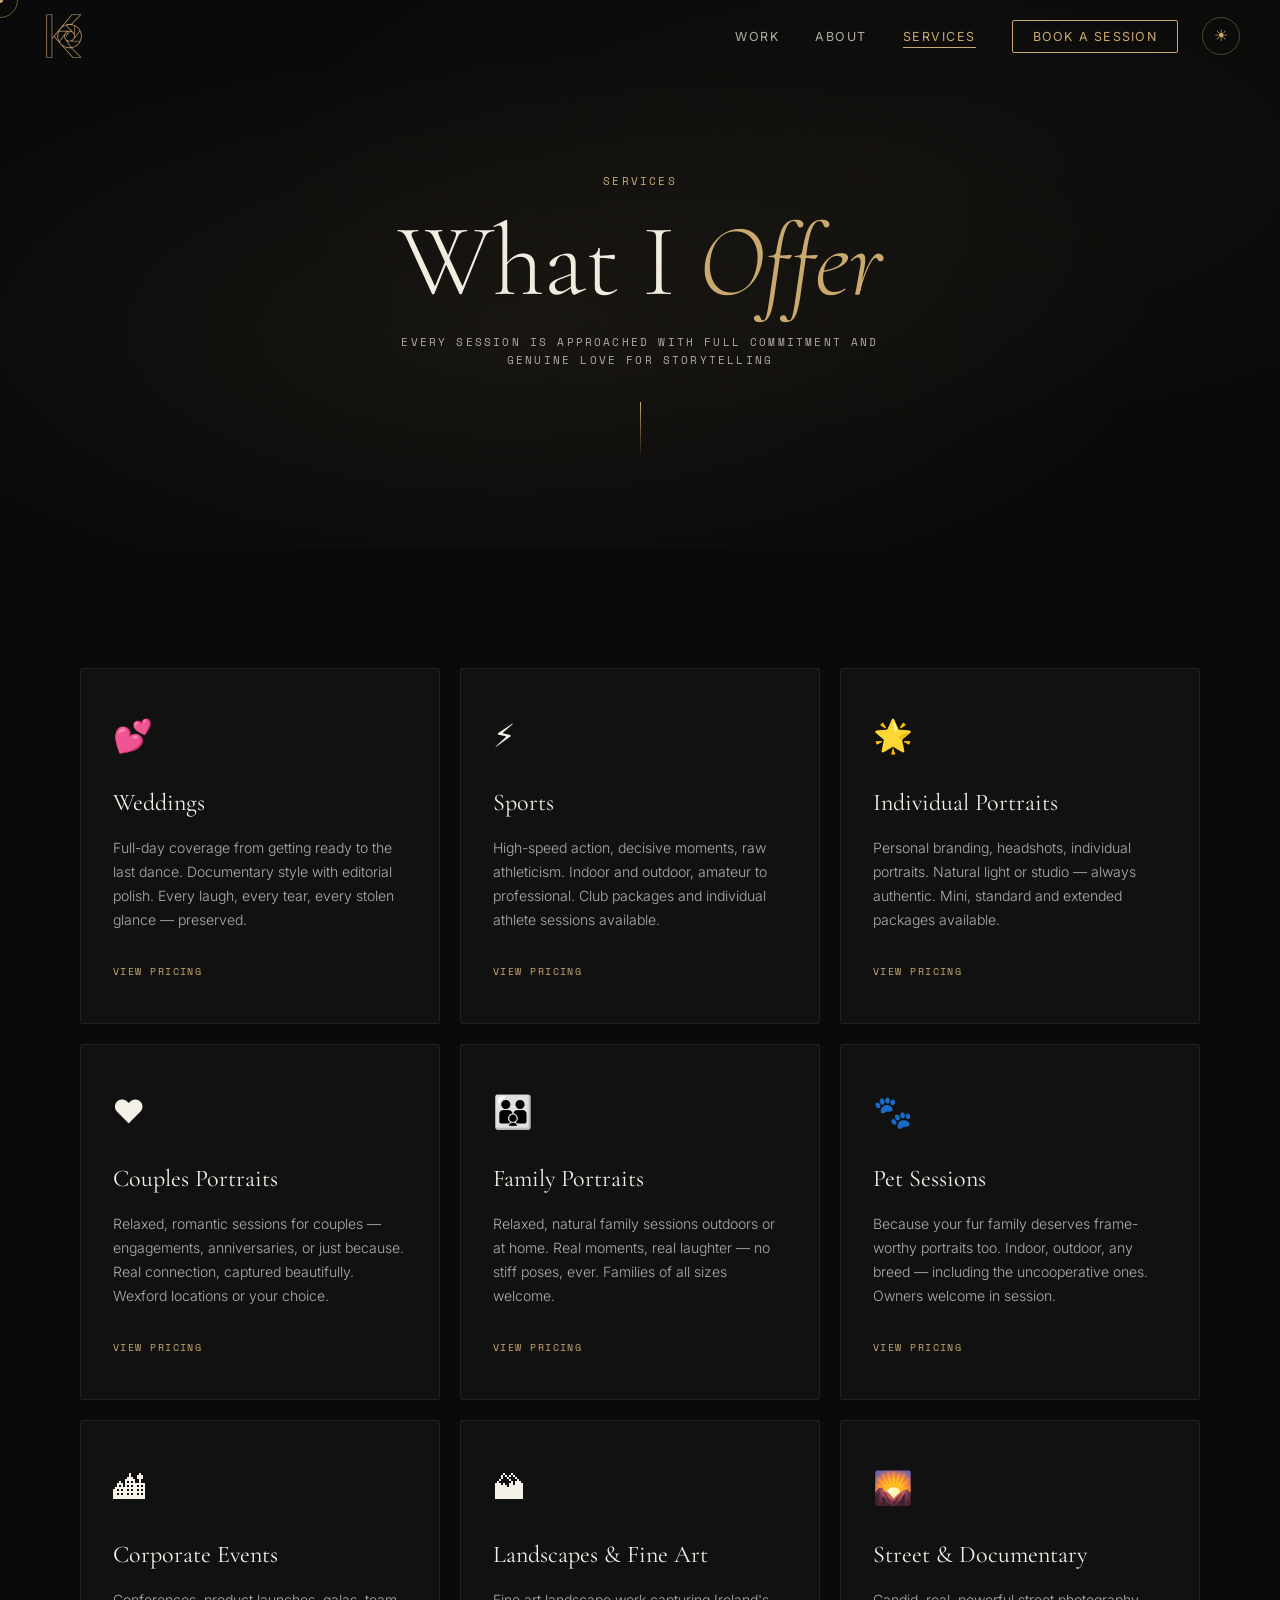
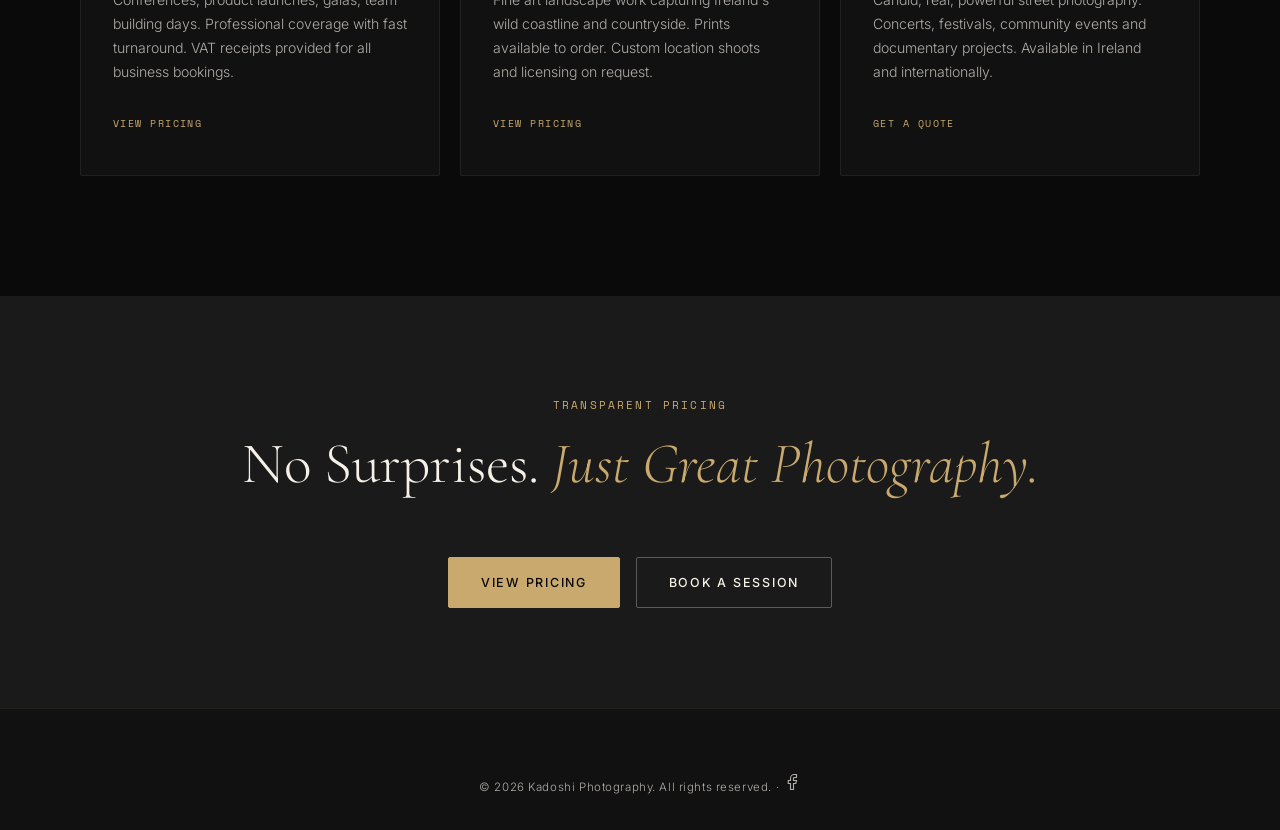
<file: services.html>
<!DOCTYPE html>
<html lang="en">
<head>
  <meta charset="UTF-8">
  <meta name="viewport" content="width=device-width, initial-scale=1.0">
  <title>Services | Kadoshi Photography — Co. Wexford, Ireland</title>
  <meta name="description" content="Photography services by Kadoshi Photography in Co. Wexford, Ireland — weddings, sports, individual portraits, couples, family, pet sessions, corporate events, landscapes and more.">
  <meta name="author" content="Danni Kadoshi">
  <meta name="robots" content="index, follow">
  <link rel="canonical" href="https://dannikadoshi.com/services.html">
  <meta name="geo.region" content="IE-WX">
  <meta property="og:type" content="website">
  <meta property="og:site_name" content="Kadoshi Photography">
  <meta property="og:title" content="Services | Kadoshi Photography — Co. Wexford, Ireland">
  <meta property="og:description" content="Photography services in Co. Wexford — weddings, sports, portraits, couples, family, pet sessions, corporate events, landscapes.">
  <meta property="og:url" content="https://dannikadoshi.com/services.html">
  <meta property="og:image" content="https://dannikadoshi.com/images/wedding-church-kiss.png">
  <meta property="og:locale" content="en_IE">
  <link rel="preconnect" href="https://fonts.googleapis.com">
  <link rel="preconnect" href="https://fonts.gstatic.com" crossorigin>
  <link href="https://fonts.googleapis.com/css2?family=Cormorant+Garamond:ital,wght@0,300;0,400;0,600;1,300;1,400&family=Inter:wght@300;400;500&family=Space+Mono:wght@400;700&display=swap" rel="stylesheet">
  <link rel="stylesheet" href="css/style.css">
  <link rel="icon" type="image/png" href="images/logo-k-gold.png">
  <link rel="apple-touch-icon" href="images/logo-k-gold.png">
  <link rel="manifest" href="manifest.json">
  <meta name="theme-color" content="#0a0a0a">
  <meta name="apple-mobile-web-app-capable" content="yes">
  <meta name="apple-mobile-web-app-status-bar-style" content="black-translucent">
  <meta name="apple-mobile-web-app-title" content="Kadoshi">
</head>
<body>

  <div class="cursor-dot" id="cursorDot"></div>
  <div class="cursor-ring" id="cursorRing"></div>

  <nav class="nav" id="nav">
    <a href="index.html" class="nav-logo">
      <img src="images/logo-k-gold.png" alt="Kadoshi Photography" class="nav-logo-img nav-logo-img--gold">
      <img src="images/logo-k-white.png" alt="Kadoshi Photography" class="nav-logo-img nav-logo-img--white">
    </a>
    <div class="nav-right">
      <ul class="nav-links" id="navLinks">
        <li><a href="portfolio.html" class="nav-link">Work</a></li>
        <li><a href="about.html" class="nav-link">About</a></li>
        <li><a href="services.html" class="nav-link" aria-current="page">Services</a></li>
        <li><a href="contact.html" class="nav-link nav-link--cta">Book a Session</a></li>
      </ul>
      <button class="theme-toggle" id="themeToggle" aria-label="Toggle light/dark theme" title="Toggle theme">
        <span class="theme-toggle-icon theme-toggle-icon--dark">☀</span>
        <span class="theme-toggle-icon theme-toggle-icon--light">☽</span>
      </button>
      <button class="nav-toggle" id="navToggle" aria-label="Toggle menu">
        <span></span><span></span><span></span>
      </button>
    </div>
  </nav>

  <!-- Page Hero -->
  <div class="page-hero">
    <p class="section-label reveal-up">Services</p>
    <h1 class="page-hero-title reveal-up">What I <em>Offer</em></h1>
    <p class="page-hero-sub reveal-up">Every session is approached with full commitment and genuine love for storytelling</p>
    <div class="page-hero-line"></div>
  </div>

  <!-- Services Grid -->
  <section class="services">
    <div class="container">
      <div class="services-grid">

        <div class="service-card reveal-item">
          <div class="service-icon">&#128149;</div>
          <h3>Weddings</h3>
          <p>Full-day coverage from getting ready to the last dance. Documentary style with editorial polish. Every laugh, every tear, every stolen glance — preserved.</p>
          <a href="pricing.html" class="service-tag">View Pricing</a>
        </div>

        <div class="service-card reveal-item">
          <div class="service-icon">&#9889;</div>
          <h3>Sports</h3>
          <p>High-speed action, decisive moments, raw athleticism. Indoor and outdoor, amateur to professional. Club packages and individual athlete sessions available.</p>
          <a href="pricing.html" class="service-tag">View Pricing</a>
        </div>

        <div class="service-card reveal-item">
          <div class="service-icon">&#127775;</div>
          <h3>Individual Portraits</h3>
          <p>Personal branding, headshots, individual portraits. Natural light or studio — always authentic. Mini, standard and extended packages available.</p>
          <a href="pricing.html" class="service-tag">View Pricing</a>
        </div>

        <div class="service-card reveal-item">
          <div class="service-icon">&#10084;</div>
          <h3>Couples Portraits</h3>
          <p>Relaxed, romantic sessions for couples — engagements, anniversaries, or just because. Real connection, captured beautifully. Wexford locations or your choice.</p>
          <a href="pricing.html" class="service-tag">View Pricing</a>
        </div>

        <div class="service-card reveal-item">
          <div class="service-icon">&#128106;</div>
          <h3>Family Portraits</h3>
          <p>Relaxed, natural family sessions outdoors or at home. Real moments, real laughter — no stiff poses, ever. Families of all sizes welcome.</p>
          <a href="pricing.html" class="service-tag">View Pricing</a>
        </div>

        <div class="service-card reveal-item">
          <div class="service-icon">&#128062;</div>
          <h3>Pet Sessions</h3>
          <p>Because your fur family deserves frame-worthy portraits too. Indoor, outdoor, any breed — including the uncooperative ones. Owners welcome in session.</p>
          <a href="pricing.html" class="service-tag">View Pricing</a>
        </div>

        <div class="service-card reveal-item">
          <div class="service-icon">&#127961;</div>
          <h3>Corporate Events</h3>
          <p>Conferences, product launches, galas, team building days. Professional coverage with fast turnaround. VAT receipts provided for all business bookings.</p>
          <a href="pricing.html" class="service-tag">View Pricing</a>
        </div>

        <div class="service-card reveal-item">
          <div class="service-icon">&#127956;</div>
          <h3>Landscapes &amp; Fine Art</h3>
          <p>Fine art landscape work capturing Ireland's wild coastline and countryside. Prints available to order. Custom location shoots and licensing on request.</p>
          <a href="pricing.html" class="service-tag">View Pricing</a>
        </div>

        <div class="service-card reveal-item">
          <div class="service-icon">&#127748;</div>
          <h3>Street &amp; Documentary</h3>
          <p>Candid, real, powerful street photography. Concerts, festivals, community events and documentary projects. Available in Ireland and internationally.</p>
          <a href="contact.html" class="service-tag">Get a Quote</a>
        </div>

      </div>
    </div>
  </section>

  <!-- CTA -->
  <section class="home-cta">
    <div class="container">
      <p class="section-label reveal-up">Transparent Pricing</p>
      <h2 class="section-title reveal-up">No Surprises. <em>Just Great Photography.</em></h2>
      <div class="hero-actions reveal-up">
        <a href="pricing.html" class="btn btn--gold">View Pricing</a>
        <a href="contact.html" class="btn btn--ghost">Book a Session</a>
      </div>
    </div>
  </section>

  <footer class="footer">
    <div class="footer-bottom">
      <p class="footer-copy">© 2026 Kadoshi Photography. All rights reserved. · <a href="https://www.facebook.com/kadoshiphotography/" aria-label="Facebook" target="_blank" rel="noopener noreferrer" class="footer-social-link"><svg viewBox="0 0 24 24" fill="none" stroke="currentColor" stroke-width="1.5" width="18" height="18"><path d="M18 2h-3a5 5 0 0 0-5 5v3H7v4h3v8h4v-8h3l1-4h-4V7a1 1 0 0 1 1-1h3z"/></svg></a></p>
    </div>
  </footer>

  <button class="scroll-top" id="scrollTop" aria-label="Scroll to top">&#8593;</button>
  <script src="js/main.js"></script>
</body>
</html>
</file>
<file: css/style.css>
/* ============================================================
   KADOSHI PHOTOGRAPHY — Main Stylesheet
   Dark cinematic theme with gold accents
   ============================================================ */

/* --- Reset & Base --- */
*, *::before, *::after { box-sizing: border-box; margin: 0; padding: 0; }

:root {
  --black:       #0a0a0a;
  --dark:        #111111;
  --dark-2:      #1a1a1a;
  --dark-3:      #242424;
  --gold:        #c9a96e;
  --gold-light:  #e8c98a;
  --gold-dark:   #a0793f;
  --white:       #f5f0e8;
  --white-dim:   rgba(245, 240, 232, 0.7);
  --white-faint: rgba(245, 240, 232, 0.15);
  --font-serif:  'Cormorant Garamond', Georgia, serif;
  --font-sans:   'Inter', system-ui, sans-serif;
  --font-mono:   'Space Mono', monospace;
  --nav-h:       72px;
  --ease-out:    cubic-bezier(0.16, 1, 0.3, 1);
  --ease-in-out: cubic-bezier(0.65, 0, 0.35, 1);
}

html {
  scroll-behavior: smooth;
  font-size: 16px;
  overflow-x: hidden;
  max-width: 100%;
}

body {
  background: var(--black);
  color: var(--white);
  font-family: var(--font-sans);
  font-weight: 300;
  line-height: 1.7;
  overflow-x: hidden;
  max-width: 100%;
  cursor: none;
}

a { color: inherit; text-decoration: none; }
img { display: block; width: 100%; height: 100%; object-fit: cover; }
button { cursor: none; border: none; background: none; }

/* --- Custom Cursor --- */
.cursor-dot,
.cursor-ring {
  position: fixed;
  top: 0; left: 0;
  pointer-events: none;
  z-index: 9999;
  transform: translate(-50%, -50%);
  transition: opacity 0.3s;
}

.cursor-dot {
  width: 6px; height: 6px;
  background: var(--gold);
  border-radius: 50%;
  transition: transform 0.1s, background 0.2s;
}

.cursor-ring {
  width: 36px; height: 36px;
  border: 1.5px solid rgba(201, 169, 110, 0.5);
  border-radius: 50%;
  transition: transform 0.15s var(--ease-out), width 0.3s, height 0.3s, border-color 0.3s;
}

body.cursor-hover .cursor-dot  { transform: translate(-50%, -50%) scale(2.5); background: var(--gold-light); }
body.cursor-hover .cursor-ring { width: 60px; height: 60px; border-color: var(--gold); }

/* --- Navigation --- */
.nav {
  position: fixed;
  top: 0; left: 0; right: 0;
  height: var(--nav-h);
  display: flex;
  align-items: center;
  justify-content: space-between;
  padding: 0 40px;
  z-index: 1000;
  transition: background 0.4s, backdrop-filter 0.4s;
}

.nav.scrolled {
  background: rgba(10, 10, 10, 0.92);
  backdrop-filter: blur(12px);
  -webkit-backdrop-filter: blur(12px);
  border-bottom: 1px solid rgba(201, 169, 110, 0.1);
}

.nav-logo {
  display: flex;
  align-items: center;
  transition: opacity 0.2s;
}
.nav-logo:hover { opacity: 0.8; }

/* Navbar K monogram */
.nav-logo-img {
  height: 48px;
  width: auto;
  display: block;
  transition: opacity 0.3s;
}
.nav-logo-img--white { display: none; }
.nav-logo-img--gold  { display: block; }

/* Light mode: keep gold K in navbar (reads well on cream bg) */
body.light .nav-logo-img--gold  { display: block; }
body.light .nav-logo-img--white { display: none; }

.nav-links {
  display: flex;
  list-style: none;
  align-items: center;
  gap: 36px;
}

.nav-link {
  font-family: var(--font-sans);
  font-size: 0.78rem;
  font-weight: 400;
  letter-spacing: 0.12em;
  text-transform: uppercase;
  color: var(--white-dim);
  transition: color 0.2s;
  position: relative;
}

.nav-link::after {
  content: '';
  position: absolute;
  bottom: -4px; left: 0;
  width: 0; height: 1px;
  background: var(--gold);
  transition: width 0.3s var(--ease-out);
}

.nav-link:hover { color: var(--white); }
.nav-link:hover::after { width: 100%; }

.nav-link--cta {
  color: var(--gold) !important;
  border: 1px solid var(--gold);
  padding: 8px 20px;
  border-radius: 2px;
  letter-spacing: 0.1em;
  transition: background 0.2s, color 0.2s !important;
}
.nav-link--cta::after { display: none; }
.nav-link--cta:hover {
  background: var(--gold);
  color: var(--black) !important;
}

/* Nav right cluster — always visible */
.nav-right {
  display: flex;
  align-items: center;
  gap: 24px;
}

.nav-toggle {
  display: none;
  flex-direction: column;
  gap: 5px;
  padding: 8px;
}
.nav-toggle span {
  display: block;
  width: 24px; height: 1.5px;
  background: var(--white);
  transition: transform 0.3s, opacity 0.3s;
}

/* --- Buttons --- */
.btn {
  display: inline-flex;
  align-items: center;
  gap: 10px;
  padding: 14px 32px;
  font-family: var(--font-sans);
  font-size: 0.78rem;
  font-weight: 500;
  letter-spacing: 0.14em;
  text-transform: uppercase;
  border-radius: 2px;
  transition: all 0.25s var(--ease-out);
  position: relative;
  overflow: hidden;
}

.btn--gold {
  background: var(--gold);
  color: var(--black);
  border: 1px solid var(--gold);
}
.btn--gold:hover {
  background: var(--gold-light);
  border-color: var(--gold-light);
  transform: translateY(-2px);
  box-shadow: 0 12px 40px rgba(201, 169, 110, 0.25);
}

.btn--ghost {
  background: transparent;
  color: var(--white);
  border: 1px solid rgba(245, 240, 232, 0.3);
}
.btn--ghost:hover {
  border-color: var(--white);
  transform: translateY(-2px);
}

.btn--full { width: 100%; justify-content: center; }

/* --- Section Shared --- */
.container { max-width: 1200px; margin: 0 auto; padding: 0 40px; }

.section-label {
  font-family: var(--font-mono);
  font-size: 0.68rem;
  letter-spacing: 0.2em;
  text-transform: uppercase;
  color: var(--gold);
  margin-bottom: 16px;
}

.section-title {
  font-family: var(--font-serif);
  font-size: clamp(2.2rem, 5vw, 3.6rem);
  font-weight: 300;
  line-height: 1.15;
  margin-bottom: 60px;
}

.section-title em {
  font-style: italic;
  color: var(--gold);
}

.section-header { text-align: center; }
.section-header .section-title { margin-bottom: 40px; }

/* --- Hero --- */
.hero {
  position: relative;
  height: 100dvh;
  min-height: 600px;
  display: flex;
  align-items: center;
  justify-content: center;
  overflow: hidden;
}

.hero-bg {
  position: absolute;
  inset: 0;
  background: #0a0a0a;
}

.hero-slides {
  position: absolute;
  inset: 0;
}

.hero-slide {
  position: absolute;
  inset: 0;
  background-size: cover;
  background-position: center;
  opacity: 0;
  transition: opacity 1.8s ease-in-out;
  will-change: opacity, transform;
}

.hero-slide.active {
  opacity: 1;
  animation: kenBurns 9s ease-out forwards;
}

@keyframes kenBurns {
  from { transform: scale(1.08); }
  to   { transform: scale(1); }
}

.hero-slide--1 { background-image: url('../images/wedding-church-kiss.png'); }
.hero-slide--2 { background-image: url('../images/landscape-curracloe-golden.png'); }
.hero-slide--3 { background-image: url('../images/sport-cycling-motion.png'); }
.hero-slide--4 { background-image: url('../images/portrait-woodland-light.png'); }
.hero-slide--5 { background-image: url('../images/landscape-hook-head.png'); }
.hero-slide--6 { background-image: url('../images/street-dublin-rain.png'); }
.hero-slide--7 { background-image: url('../images/portrait-blossom-girl.png'); }
.hero-slide--8 { background-image: url('../images/pet-dogs-sunset.png'); }

.hero-overlay {
  position: absolute;
  inset: 0;
  background: rgba(0, 0, 0, 0.52);
}

.hero-gradient {
  position: absolute;
  bottom: 0; left: 0; right: 0;
  height: 40%;
  background: linear-gradient(to top, var(--black), transparent);
}

.hero-content {
  position: relative;
  text-align: center;
  z-index: 1;
  padding: 0 20px;
}

.hero-tagline {
  font-family: var(--font-mono);
  font-size: 0.7rem;
  letter-spacing: 0.25em;
  text-transform: uppercase;
  color: var(--gold);
  margin-bottom: 24px;
}

.hero-title {
  font-family: var(--font-serif);
  font-size: clamp(4rem, 12vw, 10rem);
  font-weight: 300;
  line-height: 0.9;
  letter-spacing: -0.01em;
  margin-bottom: 32px;
  display: flex;
  flex-direction: column;
  align-items: center;
  gap: 8px;
}

.hero-title--thin {
  font-size: clamp(1.4rem, 4vw, 3rem);
  font-weight: 300;
  letter-spacing: 0.35em;
  text-transform: uppercase;
  color: var(--white-dim);
}

.hero-sub {
  font-size: 0.72rem;
  letter-spacing: 0.15em;
  text-transform: uppercase;
  color: var(--white-dim);
  margin-bottom: 48px;
}

.hero-actions {
  display: flex;
  gap: 16px;
  justify-content: center;
  flex-wrap: wrap;
}

.hero-scroll {
  position: absolute;
  bottom: 36px;
  left: 50%;
  transform: translateX(-50%);
  display: flex;
  flex-direction: column;
  align-items: center;
  gap: 12px;
  font-family: var(--font-mono);
  font-size: 0.6rem;
  letter-spacing: 0.2em;
  text-transform: uppercase;
  color: var(--white-dim);
  animation: scrollPulse 2s ease-in-out infinite;
}

.hero-scroll-line {
  width: 1px;
  height: 48px;
  background: linear-gradient(to bottom, var(--gold), transparent);
}

@keyframes scrollPulse {
  0%, 100% { opacity: 0.5; transform: translateX(-50%) translateY(0); }
  50% { opacity: 1; transform: translateX(-50%) translateY(6px); }
}

/* --- Philosophy Strip --- */
.philosophy {
  overflow: hidden;
  border-top: 1px solid rgba(201, 169, 110, 0.15);
  border-bottom: 1px solid rgba(201, 169, 110, 0.15);
  background: var(--dark);
  padding: 18px 0;
}

.philosophy-track {
  display: flex;
  gap: 40px;
  white-space: nowrap;
  animation: marquee 20s linear infinite;
  font-family: var(--font-serif);
  font-size: 1.1rem;
  font-style: italic;
  color: var(--white-dim);
}

.philosophy-track .dot { color: var(--gold); }

@keyframes marquee {
  from { transform: translateX(0); }
  to   { transform: translateX(-50%); }
}

/* --- Gallery / Work --- */
.work {
  padding: 120px 0;
  background: var(--black);
}

.filter-tabs {
  display: flex;
  gap: 8px;
  flex-wrap: wrap;
  justify-content: center;
  margin-bottom: 60px;
}

.filter-btn {
  font-family: var(--font-mono);
  font-size: 0.65rem;
  letter-spacing: 0.15em;
  text-transform: uppercase;
  color: var(--white-dim);
  border: 1px solid rgba(245, 240, 232, 0.15);
  padding: 8px 18px;
  border-radius: 2px;
  transition: all 0.25s;
}

.filter-btn:hover { border-color: var(--gold); color: var(--gold); }
.filter-btn.active { background: var(--gold); color: var(--black); border-color: var(--gold); }

.gallery-grid {
  display: grid;
  grid-template-columns: repeat(3, 1fr);
  grid-auto-rows: 280px;
  grid-auto-flow: dense;
  gap: 12px;
}

.gallery-item {
  position: relative;
  overflow: hidden;
  border-radius: 2px;
  cursor: none;
}

.gallery-item.tall  { grid-row: span 2; }
.gallery-item.wide  { grid-column: span 2; }

.gallery-item.hidden { display: none; }

/* Placeholder visuals (replace with real <img> later) */
.gallery-placeholder {
  width: 100%; height: 100%;
  background:
    radial-gradient(
      ellipse at 40% 40%,
      hsl(calc(var(--ph-hue) * 1deg), 30%, 18%) 0%,
      hsl(calc(var(--ph-hue) * 1deg), 15%, 8%) 100%
    );
  display: flex;
  flex-direction: column;
  align-items: center;
  justify-content: center;
  gap: 8px;
  transition: transform 0.6s var(--ease-out);
}

.ph-label {
  font-family: var(--font-mono);
  font-size: 0.6rem;
  letter-spacing: 0.2em;
  text-transform: uppercase;
  color: rgba(201, 169, 110, 0.5);
}

.ph-icon { font-size: 2rem; }
.ph-icon.large { font-size: 3.5rem; }

.gallery-item:hover .gallery-placeholder { transform: scale(1.04); }

.gallery-overlay {
  position: absolute;
  inset: 0;
  background: linear-gradient(to top, rgba(0,0,0,0.9) 0%, rgba(0,0,0,0.6) 40%, transparent 100%);
  padding: 32px 28px;
  display: flex;
  flex-direction: column;
  justify-content: flex-end;
  opacity: 0;
  transition: opacity 0.35s;
}

.gallery-item:hover .gallery-overlay { opacity: 1; }

.gallery-cat {
  font-family: var(--font-mono);
  font-size: 0.6rem;
  letter-spacing: 0.2em;
  text-transform: uppercase;
  color: var(--gold);
  margin-bottom: 6px;
}

.gallery-name {
  font-family: var(--font-serif);
  font-size: 1.3rem;
  font-weight: 400;
}

/* --- About --- */
.about {
  padding: 120px 0;
  background: var(--dark);
}

.about-grid {
  display: grid;
  grid-template-columns: 1fr 1fr;
  gap: 80px;
  align-items: center;
}

.about-photo-wrap { position: relative; margin-bottom: 40px; }

.about-photo-placeholder {
  width: 100%;
  aspect-ratio: 3 / 4;
  background: var(--dark-3);
  border-radius: 2px;
  display: flex;
  flex-direction: column;
  align-items: center;
  justify-content: center;
  gap: 12px;
  color: var(--white-dim);
  font-size: 0.8rem;
  letter-spacing: 0.1em;
}

.about-photo-img {
  width: 100%;
  aspect-ratio: 3 / 4;
  object-fit: cover;
  object-position: center top;
  border-radius: 2px;
  display: block;
}

body.light .about-photo-img { filter: none; }

.about-accent-line {
  position: absolute;
  bottom: -20px; right: -20px;
  width: 80%; height: 80%;
  border: 1px solid rgba(201, 169, 110, 0.2);
  border-radius: 2px;
  z-index: -1;
}

.about-stats {
  display: grid;
  grid-template-columns: repeat(2, 1fr);
  gap: 20px;
}

.stat {
  text-align: center;
  padding: 20px 12px;
  background: var(--dark-2);
  border-radius: 2px;
  border-top: 2px solid var(--gold);
}

.stat-num {
  display: block;
  font-family: var(--font-serif);
  font-size: 2.2rem;
  font-weight: 300;
  color: var(--gold);
  line-height: 1;
  margin-bottom: 6px;
}

.stat-label {
  font-family: var(--font-mono);
  font-size: 0.6rem;
  letter-spacing: 0.15em;
  text-transform: uppercase;
  color: var(--white-dim);
}

.about-content .section-label { margin-bottom: 16px; }
.about-content .section-title { margin-bottom: 28px; }

.about-text {
  color: var(--white-dim);
  margin-bottom: 20px;
  font-size: 0.95rem;
  line-height: 1.8;
}

.about-text strong { color: var(--white); font-weight: 500; }

/* --- Services --- */
.services {
  padding: 120px 0;
  background: var(--black);
}

.services-grid {
  display: grid;
  grid-template-columns: repeat(3, 1fr);
  gap: 20px;
}

/* Centre a lone card in the last row — desktop only */
@media (min-width: 769px) {
  .service-card:last-child:nth-child(3n+1) {
    grid-column: 2 / 3;
  }
}

.service-card {
  background: var(--dark);
  border: 1px solid rgba(245, 240, 232, 0.07);
  border-radius: 2px;
  padding: 40px 32px;
  transition: border-color 0.3s, transform 0.3s var(--ease-out), box-shadow 0.3s;
  position: relative;
  overflow: hidden;
}

.service-card::before {
  content: '';
  position: absolute;
  top: 0; left: 0; right: 0;
  height: 2px;
  background: linear-gradient(90deg, transparent, var(--gold), transparent);
  transform: scaleX(0);
  transition: transform 0.4s var(--ease-out);
}

.service-card:hover {
  border-color: rgba(201, 169, 110, 0.25);
  transform: translateY(-4px);
  box-shadow: 0 20px 60px rgba(0,0,0,0.4);
}

.service-card:hover::before { transform: scaleX(1); }

.service-icon {
  font-size: 2rem;
  margin-bottom: 20px;
  display: block;
}

.service-card h3 {
  font-family: var(--font-serif);
  font-size: 1.5rem;
  font-weight: 400;
  margin-bottom: 12px;
}

.service-card p {
  font-size: 0.88rem;
  color: var(--white-dim);
  line-height: 1.7;
  margin-bottom: 24px;
}

.service-tag {
  font-family: var(--font-mono);
  font-size: 0.6rem;
  letter-spacing: 0.15em;
  text-transform: uppercase;
  color: var(--gold);
}

/* --- Testimonials --- */
.testimonials {
  padding: 120px 0;
  background: var(--dark);
  text-align: center;
}

.testimonial-grid {
  display: grid;
  grid-template-columns: repeat(3, 1fr);
  gap: 24px;
  text-align: left;
}

.testimonial-card {
  background: var(--dark-2);
  border-radius: 2px;
  padding: 36px 32px;
  border: 1px solid rgba(245, 240, 232, 0.06);
  position: relative;
}

.testimonial-card::before {
  content: '\201C';
  position: absolute;
  top: 16px; left: 20px;
  font-family: var(--font-serif);
  font-size: 5rem;
  color: var(--gold);
  opacity: 0.15;
  line-height: 1;
}

.stars {
  color: var(--gold);
  font-size: 0.85rem;
  letter-spacing: 3px;
  margin-bottom: 20px;
}

.testimonial-text {
  font-size: 0.92rem;
  color: var(--white-dim);
  line-height: 1.75;
  font-style: italic;
  margin-bottom: 20px;
}

.testimonial-author {
  font-family: var(--font-mono);
  font-size: 0.65rem;
  letter-spacing: 0.15em;
  text-transform: uppercase;
  color: var(--gold);
}

/* --- Contact --- */
.contact {
  padding: 120px 0;
  background: var(--black);
}

.contact-grid {
  display: grid;
  grid-template-columns: 1fr 1fr;
  gap: 80px;
  align-items: start;
}

.contact-info .section-title { margin-bottom: 24px; }

.contact-text {
  color: var(--white-dim);
  font-size: 0.95rem;
  line-height: 1.8;
  margin-bottom: 36px;
}

.contact-details { display: flex; flex-direction: column; gap: 16px; margin-bottom: 36px; }

.contact-detail {
  display: flex;
  align-items: center;
  gap: 16px;
  font-size: 0.88rem;
  color: var(--white-dim);
}

.contact-icon {
  width: 36px; height: 36px;
  background: var(--dark-2);
  border: 1px solid rgba(201, 169, 110, 0.2);
  border-radius: 50%;
  display: flex;
  align-items: center;
  justify-content: center;
  font-size: 0.9rem;
  flex-shrink: 0;
}

.social-links { display: flex; gap: 16px; }

.social-link {
  width: 44px; height: 44px;
  border: 1px solid rgba(245, 240, 232, 0.15);
  border-radius: 50%;
  display: flex;
  align-items: center;
  justify-content: center;
  color: var(--white-dim);
  transition: all 0.25s;
}

.social-link:hover {
  border-color: var(--gold);
  color: var(--gold);
  transform: translateY(-3px);
}

/* Contact Form */
.contact-form {
  background: var(--dark);
  border: 1px solid rgba(245, 240, 232, 0.07);
  border-radius: 4px;
  padding: 48px 40px;
}

.form-row { display: grid; grid-template-columns: 1fr 1fr; gap: 20px; }

.form-group { display: flex; flex-direction: column; gap: 8px; margin-bottom: 20px; }

.form-group label {
  font-family: var(--font-mono);
  font-size: 0.62rem;
  letter-spacing: 0.15em;
  text-transform: uppercase;
  color: var(--gold);
}

.form-group input,
.form-group select,
.form-group textarea {
  background: var(--dark-2);
  border: 1px solid rgba(245, 240, 232, 0.1);
  border-radius: 2px;
  color: var(--white);
  font-family: var(--font-sans);
  font-size: 0.9rem;
  font-weight: 300;
  padding: 12px 16px;
  width: 100%;
  transition: border-color 0.25s;
  appearance: none;
}

.form-group input:focus,
.form-group select:focus,
.form-group textarea:focus {
  outline: none;
  border-color: var(--gold);
}

.form-group input::placeholder,
.form-group textarea::placeholder { color: rgba(245, 240, 232, 0.3); }

.form-group select option { background: var(--dark-2); }

.form-group textarea { resize: vertical; min-height: 120px; }

.form-note {
  text-align: center;
  font-size: 0.72rem;
  color: var(--white-dim);
  margin-top: 14px;
  font-style: italic;
}

/* Input date color fix */
input[type="date"]::-webkit-calendar-picker-indicator { filter: invert(0.7) sepia(1) saturate(2) hue-rotate(10deg); }

/* --- Footer --- */
.footer {
  background: var(--dark);
  border-top: 1px solid rgba(201, 169, 110, 0.1);
  padding: 64px 0 32px;
}

.footer-top {
  display: flex;
  align-items: center;
  justify-content: space-between;
  flex-wrap: wrap;
  gap: 32px;
  padding-bottom: 48px;
  border-bottom: 1px solid rgba(201, 169, 110, 0.08);
  margin-bottom: 28px;
}

.footer-bottom {
  display: flex;
  align-items: center;
  justify-content: center;
}

.footer-logo {
  display: flex;
  align-items: center;
}

.footer-logo-img {
  height: 72px;
  width: auto;
  display: block;
}
.footer-logo-img--gold  { display: none; }
.footer-logo-img--white { display: block; }

body.light .footer-logo-img--white { display: none; }
body.light .footer-logo-img--gold  { display: block; }

.footer-nav {
  display: flex;
  gap: 28px;
  flex-wrap: wrap;
  justify-content: center;
}

.footer-nav a {
  font-size: 0.72rem;
  letter-spacing: 0.12em;
  text-transform: uppercase;
  color: var(--white-dim);
  transition: color 0.2s;
}
.footer-nav a:hover { color: var(--gold); }

.footer-social {
  display: flex;
  gap: 16px;
  align-items: center;
}

.footer-copy {
  font-size: 0.72rem;
  letter-spacing: 0.05em;
  color: var(--white-dim);
  text-align: center;
}

/* --- Lightbox --- */
.lightbox {
  position: fixed;
  inset: 0;
  background: rgba(0,0,0,0.96);
  z-index: 2000;
  display: flex;
  flex-direction: column;
  align-items: center;
  justify-content: center;
  opacity: 0;
  pointer-events: none;
  transition: opacity 0.3s;
  overflow-y: auto;
  padding: 40px 20px;
}

.lightbox.open {
  opacity: 1;
  pointer-events: all;
}

.lightbox-content {
  max-width: 90vw;
  max-height: 70vh;
  position: relative;
  flex-shrink: 0;
}

.lightbox-img {
  max-width: min(900px, 90vw);
  max-height: 70vh;
  object-fit: contain;
  border-radius: 2px;
  display: block;
}

.lightbox-content .gallery-placeholder {
  width: min(800px, 85vw);
  aspect-ratio: 4/3;
  border-radius: 4px;
}

.lightbox-close {
  position: fixed;
  top: 24px; right: 32px;
  font-size: 2.5rem;
  color: var(--white-dim);
  transition: color 0.2s;
  z-index: 10;
  line-height: 1;
}
.lightbox-close:hover { color: var(--gold); }

.lightbox-nav {
  position: fixed;
  top: 50%;
  transform: translateY(-50%);
  font-size: 1.8rem;
  color: var(--white-dim);
  padding: 20px;
  transition: color 0.2s, transform 0.2s;
}
.lightbox-prev { left: 20px; }
.lightbox-next { right: 20px; }
.lightbox-nav:hover { color: var(--gold); transform: translateY(-50%) scale(1.1); }

.lightbox-info {
  text-align: center;
  margin-top: 32px;
  flex-shrink: 0;
}

.lightbox-info .gallery-cat  { margin-bottom: 4px; }
.lightbox-info .gallery-name { font-family: var(--font-serif); font-size: 1.6rem; margin-bottom: 12px; }
.lightbox-info .gallery-story {
  font-size: 0.82rem;
  color: rgba(245, 240, 232, 0.65);
  line-height: 1.75;
  font-style: italic;
  max-width: 560px;
  margin: 0 auto;
}

/* --- Reveal Animations --- */
.reveal-up, .reveal-left, .reveal-right, .reveal-item {
  opacity: 0;
  transition: opacity 0.8s var(--ease-out), transform 0.8s var(--ease-out);
}

.reveal-up    { transform: translateY(40px); }
.reveal-left  { transform: translateX(-50px); }
.reveal-right { transform: translateX(50px); }
.reveal-item  { transform: translateY(30px); }

.revealed {
  opacity: 1 !important;
  transform: none !important;
}

/* --- Scroll to Top --- */
.scroll-top {
  position: fixed;
  bottom: 32px;
  right: 32px;
  width: 44px;
  height: 44px;
  border-radius: 50%;
  border: 1px solid rgba(201, 169, 110, 0.4);
  background: rgba(10, 10, 10, 0.85);
  backdrop-filter: blur(8px);
  color: var(--gold);
  font-size: 1.1rem;
  display: flex;
  align-items: center;
  justify-content: center;
  cursor: pointer;
  z-index: 900;
  opacity: 0;
  transform: translateY(12px);
  transition: opacity 0.3s, transform 0.3s, border-color 0.2s;
  pointer-events: none;
}
.scroll-top.visible {
  opacity: 1;
  transform: translateY(0);
  pointer-events: auto;
}
.scroll-top:hover { border-color: var(--gold); background: rgba(201, 169, 110, 0.12); }
body.light .scroll-top { background: rgba(250, 248, 244, 0.9); }

/* --- Responsive --- */
@media (max-width: 1024px) {
  .gallery-grid      { grid-template-columns: repeat(2, 1fr); }
  .gallery-item.wide { grid-column: span 2; }
  .services-grid     { grid-template-columns: repeat(2, 1fr); }
  .testimonial-grid  { grid-template-columns: 1fr 1fr; }
  .testimonial-grid .testimonial-card:last-child { grid-column: span 2; }
  .about-grid        { gap: 48px; }
  .contact-grid      { gap: 48px; }
}

@media (max-width: 768px) {
  :root { --nav-h: 60px; }
  body, button, a { cursor: auto; }
  .cursor-dot, .cursor-ring { display: none; }

  /* Nav */
  .nav { padding: 0 20px; }
  .nav-right { gap: 6px; }
  .nav-toggle { display: flex; }
  .nav-logo-img { height: 38px; }

  .nav-links {
    position: fixed;
    top: var(--nav-h); left: 0; right: 0;
    background: rgba(10,10,10,0.98);
    backdrop-filter: blur(16px);
    -webkit-backdrop-filter: blur(16px);
    display: flex;
    flex-direction: column;
    align-items: stretch;
    list-style: none;
    gap: 0;
    padding: 16px 0 24px;
    transform: translateY(-110%);
    visibility: hidden;
    pointer-events: none;
    transition: transform 0.4s var(--ease-out), visibility 0s 0.4s;
    z-index: 999;
  }
  .nav-links.open {
    transform: translateY(0);
    visibility: visible;
    pointer-events: auto;
    transition: transform 0.4s var(--ease-out), visibility 0s 0s;
  }
  .nav-links li { width: 100%; }
  .nav-link {
    display: block;
    padding: 14px 24px;
    font-size: 0.9rem;
  }
  .nav-link--cta {
    margin: 12px 24px;
    display: block;
    text-align: center;
  }

  /* Hero */
  .hero-title { font-size: clamp(2.8rem, 13vw, 5rem); }
  .hero-sub   { font-size: 0.62rem; letter-spacing: 0.1em; padding: 0 12px; }
  .hero-actions { gap: 12px; }

  /* Filter tabs — wrap into rows on mobile */
  .filter-tabs {
    flex-wrap: wrap;
    justify-content: center;
    gap: 8px;
    overflow-x: unset;
  }
  .filter-btn { font-size: 0.7rem; padding: 6px 14px; }

  /* Gallery */
  .gallery-grid {
    grid-template-columns: 1fr 1fr;
    grid-auto-rows: 180px;
  }
  .gallery-item.wide, .gallery-item.tall { grid-column: span 1; grid-row: span 1; }

  /* About */
  .about-grid     { grid-template-columns: 1fr; gap: 40px; }
  .about-visual   { order: 2; }
  .about-content  { order: 1; }
  .about-stats    { grid-template-columns: repeat(2, 1fr); gap: 12px; }
  .stat           { padding: 14px 8px; }
  .stat-num       { font-size: 1.6rem; }
  .stat-label     { font-size: 0.55rem; }
  .about-photo-img { aspect-ratio: auto; height: auto; max-height: none; }

  /* Services — 2 cards per row on mobile */
  .services-grid  { grid-template-columns: 1fr 1fr; gap: 12px; }
  .service-card   { padding: 20px 16px; }
  .service-card h3 { font-size: 1.15rem; }
  .service-card p  { font-size: 0.8rem; margin-bottom: 16px; }
  .service-icon    { font-size: 1.5rem; margin-bottom: 12px; }

  /* Lightbox — column layout, info below image */
  .lightbox {
    flex-direction: column;
    justify-content: flex-start;
    overflow-y: auto;
    padding: 52px 0 24px;
  }
  .lightbox-content { max-width: 100vw; max-height: none; }
  .lightbox-img { max-width: 96vw; max-height: 56vh; }
  .lightbox-info {
    position: static;
    transform: none;
    left: auto;
    bottom: auto;
    padding: 16px 20px 4px;
    width: 100%;
  }
  .lightbox-nav { top: auto; bottom: 8px; transform: none; }
  .lightbox-nav:hover { transform: none; }
  .lightbox-prev { left: 20px; }
  .lightbox-next { right: 20px; }

  /* Testimonials */
  .testimonial-grid  { grid-template-columns: 1fr; }
  .testimonial-grid .testimonial-card:last-child { grid-column: span 1; }

  /* Contact */
  .contact-grid   { grid-template-columns: 1fr; gap: 40px; }
  .form-row       { grid-template-columns: 1fr; }
  .contact-form   { padding: 28px 20px; }

  /* Scroll to top */
  .scroll-top { bottom: 20px; right: 20px; width: 40px; height: 40px; }

  /* Footer */
  .footer-inner   { flex-direction: column; align-items: center; text-align: center; gap: 16px; }
  .footer-nav     { justify-content: center; flex-wrap: wrap; gap: 16px; }
  .footer-logo-img { height: 60px; }

  /* Spacing */
  .container { padding: 0 16px; }
  .work, .about, .services, .testimonials, .contact { padding: 64px 0; }
  .section-title  { font-size: clamp(1.8rem, 7vw, 2.8rem); margin-bottom: 40px; }
}

@media (max-width: 480px) {
  /* Gallery — keep 2 columns on small screens, shorter rows */
  .gallery-grid   { grid-template-columns: 1fr 1fr; grid-auto-rows: 140px; }

  /* Hero */
  .hero-title     { font-size: clamp(2.4rem, 15vw, 4rem); }
  .hero-actions   { flex-direction: column; align-items: center; width: 100%; }
  .hero-actions .btn { width: 100%; justify-content: center; }

  /* About stats — stack on very small */
  .about-stats    { grid-template-columns: 1fr; gap: 10px; }
  .stat           { padding: 16px; }

  /* Nav logo smaller */
  .nav-logo-img   { height: 32px; }

  /* Sections tighter */
  .work, .about, .services, .testimonials, .contact { padding: 48px 0; }
  .contact-form   { padding: 24px 16px; }
  .footer-logo-img { height: 50px; }
}

/* ============================================================
   THEME TOGGLE BUTTON
   ============================================================ */
.theme-toggle {
  width: 38px; height: 38px;
  border-radius: 50%;
  border: 1px solid rgba(201, 169, 110, 0.35);
  display: flex; align-items: center; justify-content: center;
  font-size: 1rem;
  color: var(--gold);
  transition: border-color 0.25s, background 0.25s, transform 0.25s;
  flex-shrink: 0;
}
.theme-toggle:hover { border-color: var(--gold); transform: rotate(20deg); }

.theme-toggle-icon { line-height: 1; transition: opacity 0.2s; }
.theme-toggle-icon--light { display: none; }

body.light .theme-toggle-icon--dark  { display: none; }
body.light .theme-toggle-icon--light { display: block; }

/* ============================================================
   LIGHT THEME  (white + gold)
   ============================================================ */
body {
  transition: background 0.4s, color 0.4s;
}

body.light {
  background: #faf8f4;
  color: #1c1a17;
}

/* Nav */
body.light .nav.scrolled {
  background: rgba(250, 248, 244, 0.95);
  border-bottom-color: rgba(201, 169, 110, 0.2);
}
body.light .nav-link          { color: rgba(28, 26, 23, 0.65); }
body.light .nav-link:hover    { color: #1c1a17; }
body.light .nav-link--cta     { color: var(--gold) !important; }

/* Mobile nav panel — light mode */
@media (max-width: 768px) {
  body.light .nav-links { background: rgba(250, 248, 244, 0.98); }
  body.light .nav-toggle span { background: #1c1a17; }
}

/* Hero — light feels editorial/clean */
body.light .hero-bg { background: #f0ede8; }
body.light .hero-overlay { background: rgba(255, 255, 255, 0.38); }
body.light .hero-gradient { background: linear-gradient(to top, #faf8f4, transparent); }
body.light .hero-title    { color: #fff; text-shadow: 0 2px 16px rgba(0,0,0,0.45); }
body.light .hero-tagline  { color: var(--gold); }
body.light .hero-sub      { color: rgba(255, 255, 255, 0.82); }
body.light .hero-scroll   { color: rgba(255, 255, 255, 0.55); }

/* Btn ghost in light mode */
body.light .btn--ghost {
  color: #1c1a17;
  border-color: rgba(28, 26, 23, 0.3);
}
body.light .btn--ghost:hover { border-color: #1c1a17; }

/* Philosophy strip */
body.light .philosophy {
  background: #f0ebe1;
  border-color: rgba(201, 169, 110, 0.25);
}
body.light .philosophy-track { color: rgba(28, 26, 23, 0.55); }

/* Work / Gallery */
body.light .work { background: #faf8f4; }
body.light .filter-btn {
  color: rgba(28, 26, 23, 0.55);
  border-color: rgba(28, 26, 23, 0.15);
}
body.light .filter-btn:hover  { border-color: var(--gold-dark); color: var(--gold-dark); }
body.light .filter-btn.active { background: var(--gold-dark); border-color: var(--gold-dark); color: #fff; }

body.light .gallery-placeholder {
  background: radial-gradient(
    ellipse at 40% 40%,
    hsl(calc(var(--ph-hue) * 1deg), 25%, 88%) 0%,
    hsl(calc(var(--ph-hue) * 1deg), 15%, 78%) 100%
  );
}
body.light .ph-label { color: rgba(28, 26, 23, 0.45); }
body.light .gallery-name { color: #faf8f4; }

/* About */
body.light .about { background: #f0ebe1; }
body.light .about-photo-placeholder {
  background: #e2d9cc;
  color: rgba(28, 26, 23, 0.55);
}
body.light .about-accent-line { border-color: rgba(201, 169, 110, 0.3); }
body.light .stat { background: #faf8f4; border-top-color: var(--gold-dark); }
body.light .stat-label { color: rgba(28, 26, 23, 0.55); }
body.light .about-text { color: rgba(28, 26, 23, 0.7); }
body.light .about-text strong { color: #1c1a17; }

/* Services */
body.light .services { background: #faf8f4; }
body.light .service-card {
  background: #fff;
  border-color: rgba(28, 26, 23, 0.08);
}
body.light .service-card:hover {
  border-color: rgba(201, 169, 110, 0.4);
  box-shadow: 0 20px 60px rgba(201, 169, 110, 0.12);
}
body.light .service-card p { color: rgba(28, 26, 23, 0.65); }

/* Testimonials */
body.light .testimonials { background: #f0ebe1; }
body.light .testimonial-card {
  background: #fff;
  border-color: rgba(28, 26, 23, 0.07);
}
body.light .testimonial-card::before { color: var(--gold); opacity: 0.2; }
body.light .testimonial-text { color: rgba(28, 26, 23, 0.65); }

/* Contact */
body.light .contact { background: #faf8f4; }
body.light .contact-text { color: rgba(28, 26, 23, 0.65); }
body.light .contact-detail { color: rgba(28, 26, 23, 0.65); }
body.light .contact-icon {
  background: #f0ebe1;
  border-color: rgba(201, 169, 110, 0.3);
}
body.light .social-link {
  border-color: rgba(28, 26, 23, 0.15);
  color: rgba(28, 26, 23, 0.55);
}
body.light .social-link:hover { border-color: var(--gold-dark); color: var(--gold-dark); }

body.light .contact-form {
  background: #fff;
  border-color: rgba(28, 26, 23, 0.08);
  box-shadow: 0 8px 40px rgba(28, 26, 23, 0.06);
}
body.light .form-group input,
body.light .form-group select,
body.light .form-group textarea {
  background: #faf8f4;
  border-color: rgba(28, 26, 23, 0.15);
  color: #1c1a17;
}
body.light .form-group input:focus,
body.light .form-group select:focus,
body.light .form-group textarea:focus { border-color: var(--gold-dark); }
body.light .form-group input::placeholder,
body.light .form-group textarea::placeholder { color: rgba(28, 26, 23, 0.3); }
body.light .form-group select option { background: #faf8f4; color: #1c1a17; }
body.light .form-note { color: rgba(28, 26, 23, 0.5); }
body.light input[type="date"]::-webkit-calendar-picker-indicator { filter: none; opacity: 0.5; }

/* Footer */
body.light .footer {
  background: #f0ebe1;
  border-top-color: rgba(201, 169, 110, 0.2);
}
body.light .footer-copy  { color: rgba(28, 26, 23, 0.5); }
body.light .footer-nav a { color: rgba(28, 26, 23, 0.5); }
body.light .social-link  { color: rgba(28, 26, 23, 0.5); }

/* Section labels & titles in light */
body.light .section-label { color: var(--gold-dark); }

/* Cursor ring in light */
body.light .cursor-ring { border-color: rgba(160, 121, 63, 0.4); }

/* ============================================================
   MULTI-PAGE ADDITIONS
   ============================================================ */

/* --- Active nav link (current page) --- */
.nav-link[aria-current="page"] {
  color: var(--gold);
}
.nav-link[aria-current="page"]::after {
  width: 100%;
}

/* Social link (shared) */
.social-link {
  color: var(--white-dim);
  transition: color 0.2s, transform 0.2s;
  display: flex;
  align-items: center;
}
.social-link:hover {
  color: var(--gold);
  transform: translateY(-2px);
}

/* --- Page Hero (inner pages) --- */
.page-hero {
  padding: calc(var(--nav-h) + 100px) 0 90px;
  text-align: center;
  position: relative;
  overflow: hidden;
  background: var(--black);
}
.page-hero::before {
  content: '';
  position: absolute;
  inset: 0;
  background:
    radial-gradient(ellipse at 40% 60%, rgba(201, 169, 110, 0.07) 0%, transparent 60%),
    radial-gradient(ellipse at 70% 30%, rgba(201, 169, 110, 0.04) 0%, transparent 50%);
  pointer-events: none;
}
.page-hero .section-label { margin-bottom: 20px; }
.page-hero-title {
  font-family: var(--font-serif);
  font-size: clamp(3rem, 8vw, 7rem);
  font-weight: 300;
  line-height: 1;
  letter-spacing: -0.01em;
  margin-bottom: 20px;
}
.page-hero-title em {
  font-style: italic;
  color: var(--gold);
}
.page-hero-sub {
  font-family: var(--font-mono);
  font-size: 0.68rem;
  letter-spacing: 0.2em;
  text-transform: uppercase;
  color: var(--white-dim);
  max-width: 480px;
  margin: 0 auto;
}
.page-hero-line {
  width: 1px;
  height: 56px;
  background: linear-gradient(to bottom, var(--gold), transparent);
  margin: 32px auto 0;
}

/* --- Section CTA (centre-aligned link below a section) --- */
.section-cta {
  text-align: center;
  margin-top: 56px;
}

/* --- Featured grid (home page 2×2) --- */
.gallery-grid--featured {
  grid-template-columns: repeat(2, 1fr);
  grid-auto-rows: 420px;
}

/* --- Pricing Page --- */
.pricing-intro {
  text-align: center;
  max-width: 600px;
  margin: 0 auto 72px;
  color: var(--white-dim);
  font-size: 0.95rem;
  line-height: 1.8;
}

.pricing-category {
  margin-bottom: 80px;
}
.pricing-category-header {
  display: flex;
  align-items: center;
  gap: 16px;
  margin-bottom: 36px;
}
.pricing-category-icon {
  font-size: 1.6rem;
}
.pricing-category-title {
  font-family: var(--font-serif);
  font-size: clamp(1.6rem, 3vw, 2.2rem);
  font-weight: 300;
}
.pricing-category-sub {
  font-size: 0.75rem;
  letter-spacing: 0.12em;
  text-transform: uppercase;
  color: var(--white-dim);
  margin-top: 4px;
}
.pricing-divider {
  flex: 1;
  height: 1px;
  background: linear-gradient(to right, rgba(201, 169, 110, 0.3), transparent);
}

/* Package cards grid */
.pricing-grid {
  display: grid;
  grid-template-columns: repeat(3, 1fr);
  gap: 20px;
}

.pricing-card {
  background: var(--dark-2);
  border: 1px solid rgba(201, 169, 110, 0.12);
  border-radius: 4px;
  padding: 40px 32px;
  display: flex;
  flex-direction: column;
  gap: 8px;
  position: relative;
  transition: border-color 0.3s, transform 0.3s;
}
.pricing-card:hover {
  border-color: rgba(201, 169, 110, 0.35);
  transform: translateY(-4px);
}
.pricing-card--featured {
  border-color: rgba(201, 169, 110, 0.4);
  background: linear-gradient(160deg, var(--dark-2), #1c1810);
}

.pricing-badge {
  position: absolute;
  top: -1px;
  left: 50%;
  transform: translateX(-50%);
  background: var(--gold);
  color: var(--black);
  font-family: var(--font-mono);
  font-size: 0.6rem;
  font-weight: 700;
  letter-spacing: 0.15em;
  text-transform: uppercase;
  padding: 4px 14px;
  border-radius: 0 0 4px 4px;
  white-space: nowrap;
}

.pricing-card-name {
  font-family: var(--font-mono);
  font-size: 0.62rem;
  letter-spacing: 0.2em;
  text-transform: uppercase;
  color: var(--gold);
  margin-bottom: 8px;
}
.pricing-card-price {
  font-family: var(--font-serif);
  font-size: clamp(2.4rem, 4vw, 3.2rem);
  font-weight: 300;
  line-height: 1;
  margin-bottom: 4px;
}
.pricing-card-price sup {
  font-size: 0.5em;
  vertical-align: super;
  color: var(--gold);
}
.pricing-card-duration {
  font-size: 0.78rem;
  color: var(--white-dim);
  margin-bottom: 20px;
}
.pricing-card-list {
  list-style: none;
  display: flex;
  flex-direction: column;
  gap: 10px;
  flex: 1;
  margin-bottom: 28px;
}
.pricing-card-list li {
  font-size: 0.85rem;
  color: var(--white-dim);
  display: flex;
  gap: 10px;
  align-items: flex-start;
  line-height: 1.5;
}
.pricing-card-list li::before {
  content: '—';
  color: var(--gold);
  flex-shrink: 0;
  margin-top: 1px;
}

/* Day-rate cards (sports, corporate, landscape) */
.pricing-rate-grid {
  display: grid;
  grid-template-columns: repeat(3, 1fr);
  gap: 20px;
}
.pricing-rate-card {
  background: var(--dark-2);
  border: 1px solid rgba(201, 169, 110, 0.12);
  border-radius: 4px;
  padding: 36px 28px;
  transition: border-color 0.3s;
}
.pricing-rate-card:hover { border-color: rgba(201, 169, 110, 0.3); }
.pricing-rate-label {
  font-family: var(--font-mono);
  font-size: 0.6rem;
  letter-spacing: 0.18em;
  text-transform: uppercase;
  color: var(--gold);
  margin-bottom: 10px;
}
.pricing-rate-from {
  font-size: 0.72rem;
  color: var(--white-dim);
  text-transform: uppercase;
  letter-spacing: 0.1em;
  margin-bottom: 4px;
}
.pricing-rate-price {
  font-family: var(--font-serif);
  font-size: clamp(1.8rem, 3vw, 2.4rem);
  font-weight: 300;
  margin-bottom: 16px;
}
.pricing-rate-includes {
  font-size: 0.82rem;
  color: var(--white-dim);
  line-height: 1.7;
}

/* Landscape special card */
.pricing-landscape-card {
  background: var(--dark-2);
  border: 1px solid rgba(201, 169, 110, 0.15);
  border-radius: 4px;
  padding: 48px 40px;
  display: grid;
  grid-template-columns: 1fr 1fr;
  gap: 48px;
  align-items: center;
}
.pricing-landscape-text h4 {
  font-family: var(--font-serif);
  font-size: 1.6rem;
  font-weight: 300;
  margin-bottom: 12px;
}
.pricing-landscape-text p {
  font-size: 0.9rem;
  color: var(--white-dim);
  line-height: 1.8;
  margin-bottom: 24px;
}
.pricing-landscape-items {
  display: flex;
  flex-direction: column;
  gap: 12px;
}
.pricing-landscape-item {
  display: flex;
  justify-content: space-between;
  align-items: center;
  padding: 12px 0;
  border-bottom: 1px solid rgba(201, 169, 110, 0.08);
  font-size: 0.88rem;
}
.pricing-landscape-item span:last-child {
  color: var(--gold);
  font-family: var(--font-mono);
  font-size: 0.82rem;
}

/* Pricing notes */
.pricing-notes {
  background: var(--dark-2);
  border: 1px solid rgba(201, 169, 110, 0.1);
  border-radius: 4px;
  padding: 48px;
  margin-top: 24px;
}
.pricing-notes-title {
  font-family: var(--font-mono);
  font-size: 0.62rem;
  letter-spacing: 0.2em;
  text-transform: uppercase;
  color: var(--gold);
  margin-bottom: 28px;
}
.pricing-notes-grid {
  display: grid;
  grid-template-columns: repeat(2, 1fr);
  gap: 24px 48px;
}
.pricing-note-item {
  font-size: 0.85rem;
  color: var(--white-dim);
  line-height: 1.7;
}
.pricing-note-item strong {
  color: var(--white);
  display: block;
  margin-bottom: 4px;
  font-weight: 500;
}

/* --- Light mode additions --- */
body.light .page-hero { background: #faf8f4; }
body.light .page-hero::before {
  background:
    radial-gradient(ellipse at 40% 60%, rgba(201, 169, 110, 0.1) 0%, transparent 60%),
    radial-gradient(ellipse at 70% 30%, rgba(201, 169, 110, 0.06) 0%, transparent 50%);
}
body.light .page-hero-title  { color: #1c1a17; }
body.light .page-hero-sub    { color: rgba(28, 26, 23, 0.5); }
body.light .pricing-card,
body.light .pricing-rate-card,
body.light .pricing-landscape-card,
body.light .pricing-notes    { background: #f5f0e8; border-color: rgba(160, 121, 63, 0.2); }
body.light .pricing-card--featured { background: linear-gradient(160deg, #f5f0e8, #ede4d0); }
body.light .pricing-card-list li { color: rgba(28, 26, 23, 0.7); }
body.light .pricing-card-duration,
body.light .pricing-rate-includes,
body.light .pricing-rate-from,
body.light .pricing-note-item { color: rgba(28, 26, 23, 0.65); }
body.light .pricing-note-item strong { color: #1c1a17; }
body.light .pricing-landscape-text p { color: rgba(28, 26, 23, 0.65); }
body.light .pricing-intro { color: rgba(28, 26, 23, 0.7); }

/* --- Responsive: pricing --- */
@media (max-width: 900px) {
  .pricing-grid,
  .pricing-rate-grid    { grid-template-columns: 1fr 1fr; }
  .pricing-landscape-card { grid-template-columns: 1fr; gap: 32px; }
  .pricing-notes-grid   { grid-template-columns: 1fr; }
}
@media (max-width: 600px) {
  .pricing-grid,
  .pricing-rate-grid    { grid-template-columns: 1fr; }
  .pricing-notes        { padding: 32px 24px; }
  .gallery-grid--featured { grid-template-columns: 1fr; grid-auto-rows: 280px; }
  .page-hero { padding: calc(var(--nav-h) + 60px) 0 60px; }
}

/* --- Home CTA strip --- */
.home-cta {
  background: var(--dark-2);
  text-align: center;
  padding: 100px 0;
}
body.light .home-cta { background: #f0ebe1; }

.pricing-content { padding-top: 80px; }
.pricing-vat-note { font-size: 0.6em; color: var(--white-dim); }
</file>
